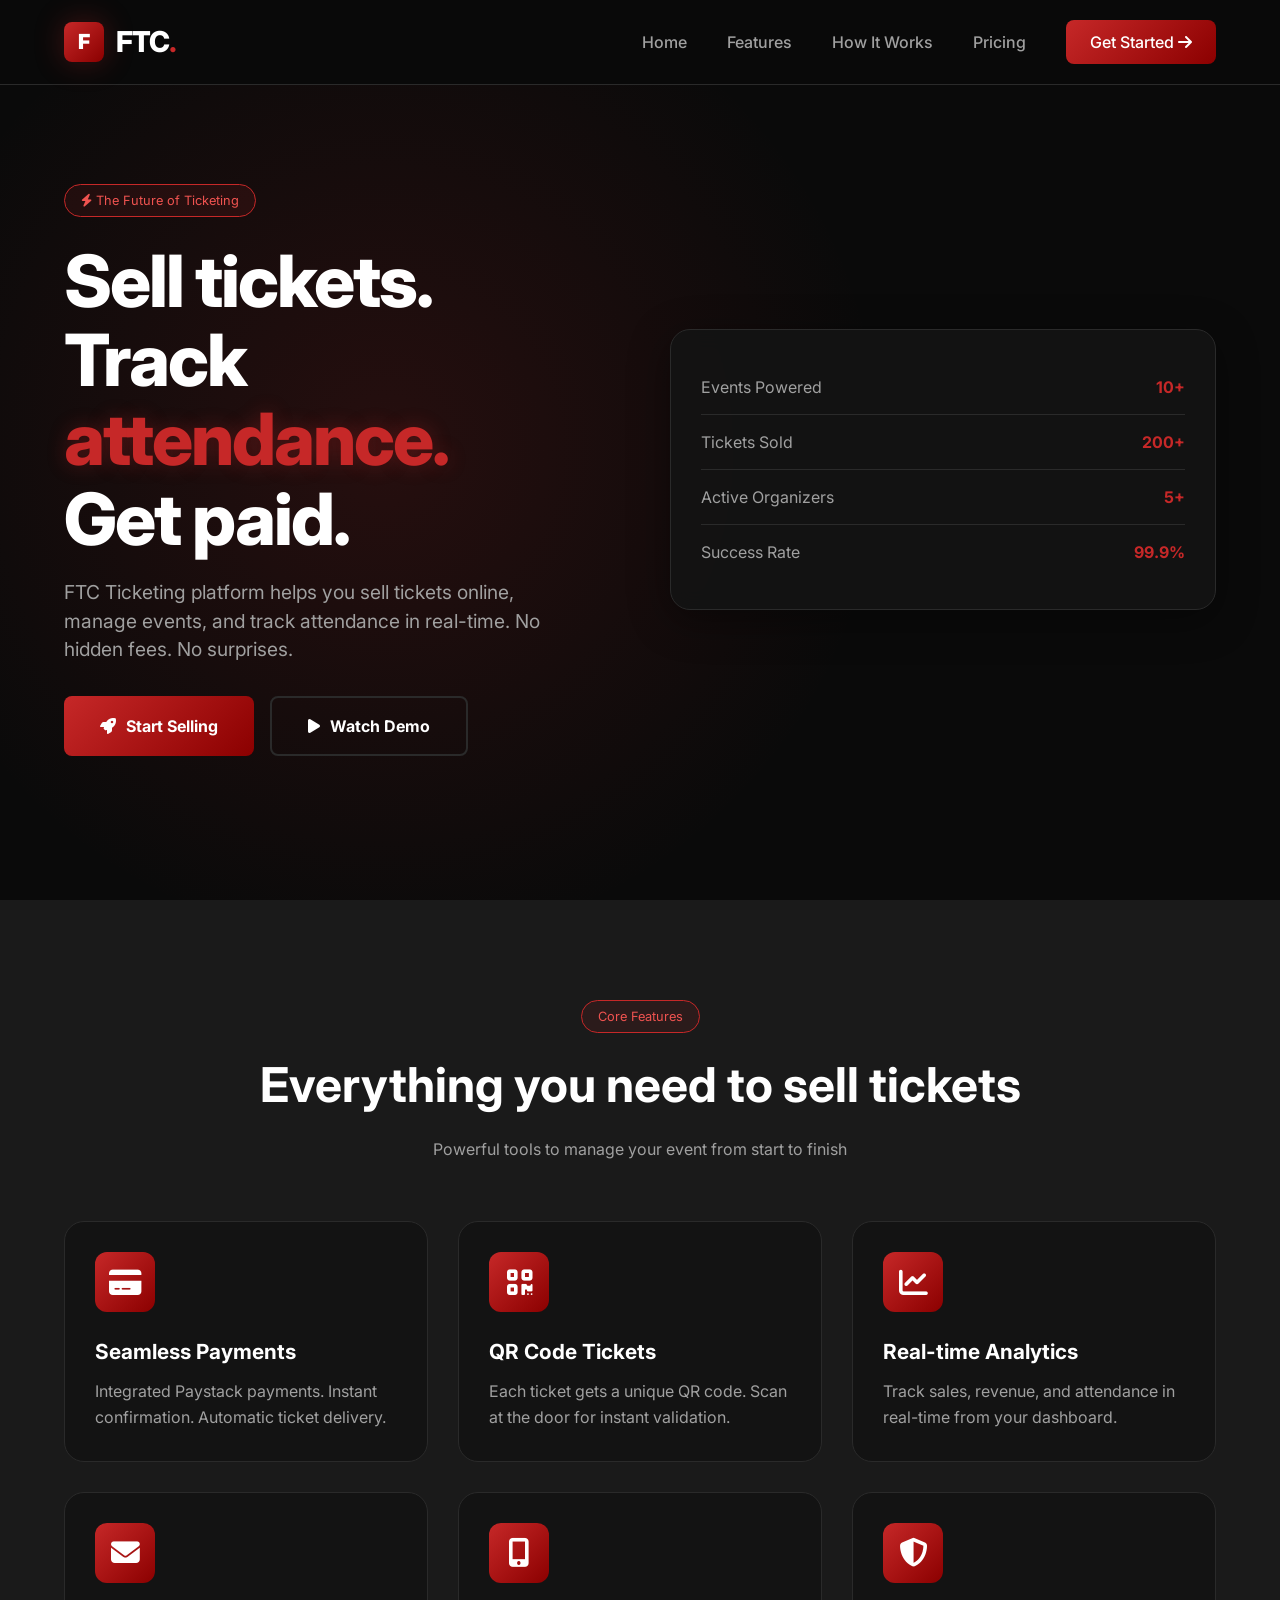
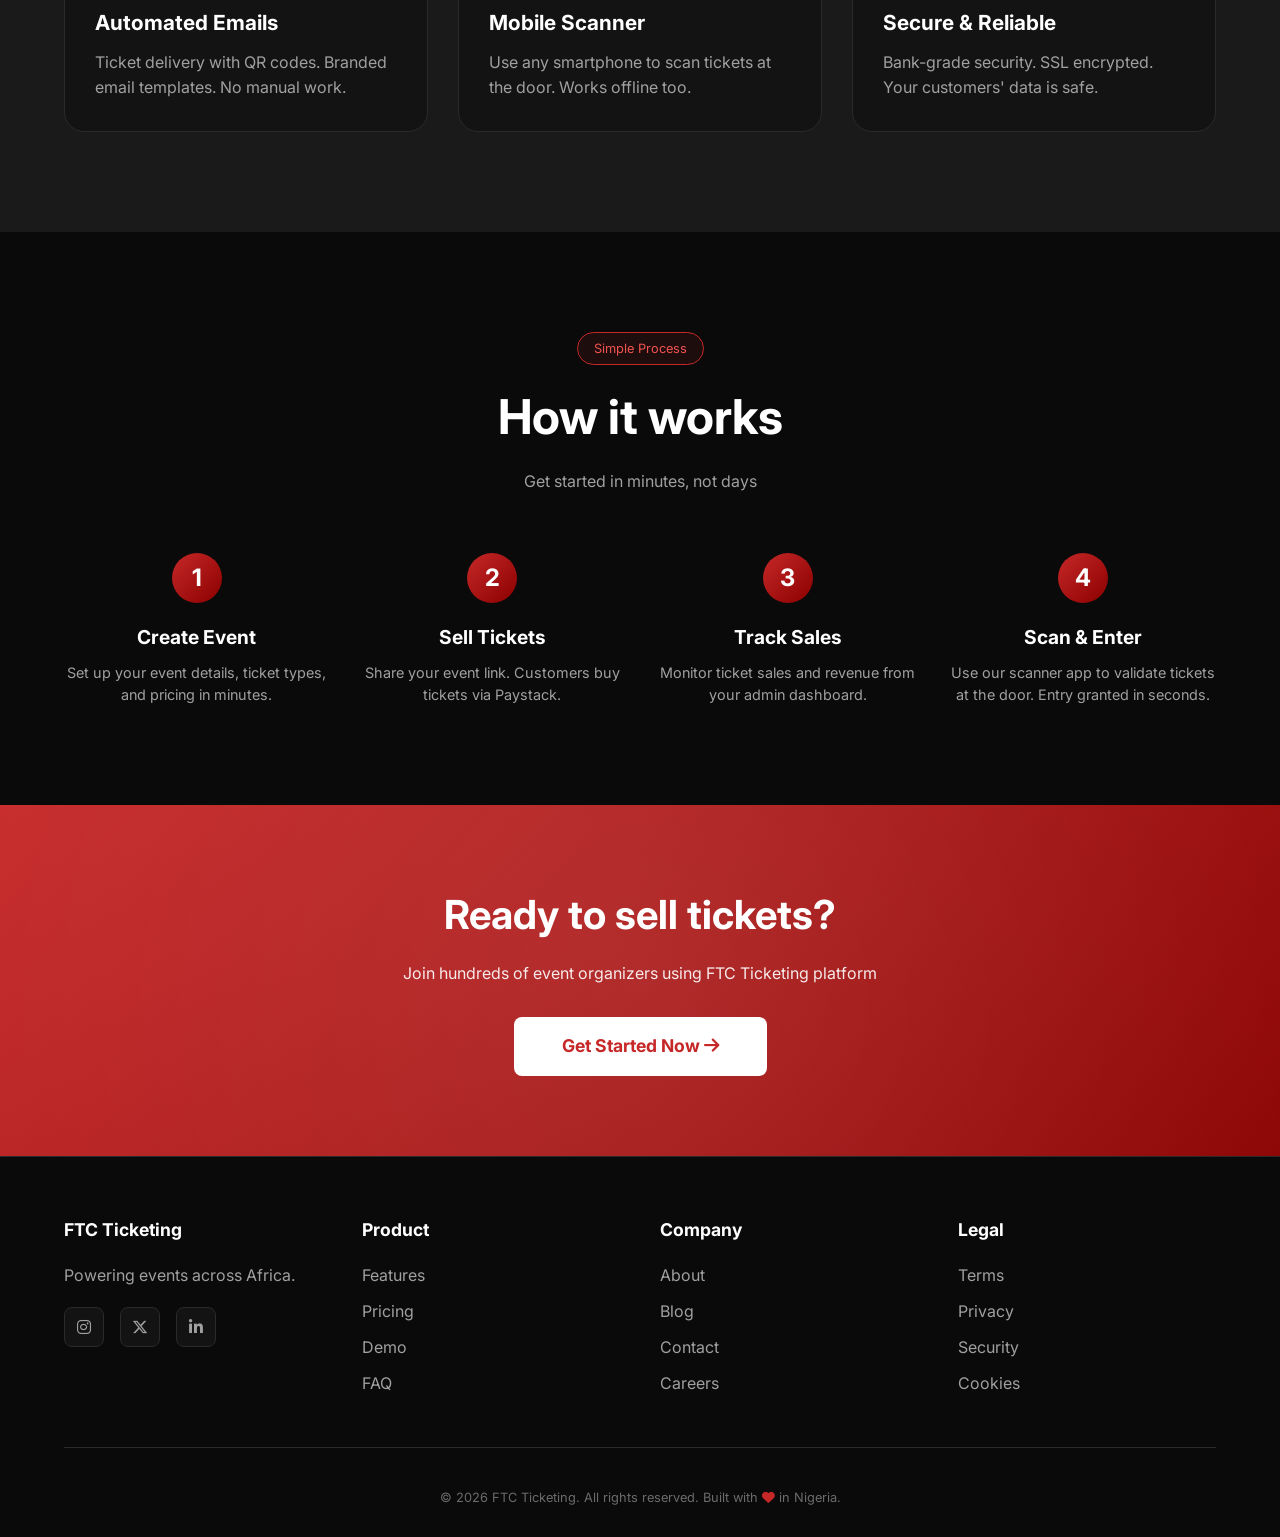
<file: index.html>
<!DOCTYPE html>
<html lang="en">
<head>
    <meta charset="UTF-8">
    <meta name="viewport" content="width=device-width, initial-scale=1.0, maximum-scale=1.0, user-scalable=yes">
    <title>FTC · Ticketing Platform</title>
    
    <!-- SEO Meta Tags -->
    <meta name="description" content="FTC Ticketing - Powerful event ticketing platform. Sell tickets online, manage events, and track attendance in real-time.">
    <meta name="keywords" content="ticketing platform, event tickets, online ticket sales, FTC, event management">
    
    <!-- Open Graph -->
    <meta property="og:title" content="FTC Ticketing Platform">
    <meta property="og:description" content="Sell tickets online with ease. QR codes, Paystack integration, real-time analytics.">
    <meta property="og:image" content="https://ftc-march-madness-frontend.onrender.com/pictures/logo.jpeg">
    <meta property="og:type" content="website">
    
    <!-- Fonts -->
    <link href="https://fonts.googleapis.com/css2?family=Inter:wght@400;500;600;700;800;900&display=swap" rel="stylesheet">
    <link rel="stylesheet" href="https://cdnjs.cloudflare.com/ajax/libs/font-awesome/6.4.0/css/all.min.css">
    
    <style>
        /* ===== RESET & VARIABLES ===== */
        * {
            margin: 0;
            padding: 0;
            box-sizing: border-box;
        }

        :root {
            --primary: #0A0A0A;
            --primary-light: #1A1A1A;
            --accent: #C62828;
            --accent-light: #EF5350;
            --accent-glow: rgba(198, 40, 40, 0.4);
            --gold: #D4AF37;
            --gold-dim: #B8960F;
            --text-primary: #FFFFFF;
            --text-secondary: #A0A0A0;
            --text-muted: #6B6B6B;
            --border: #2A2A2A;
            --card-bg: rgba(20, 20, 20, 0.95);
            --gradient-1: linear-gradient(135deg, #0A0A0A 0%, #1A1A1A 100%);
            --gradient-accent: linear-gradient(135deg, #C62828 0%, #8B0000 100%);
            --shadow-sm: 0 4px 20px rgba(0, 0, 0, 0.3);
            --shadow-md: 0 10px 40px rgba(0, 0, 0, 0.4);
            --shadow-lg: 0 20px 60px rgba(0, 0, 0, 0.5);
            --shadow-accent: 0 0 30px rgba(198, 40, 40, 0.3);
        }

        body {
            font-family: 'Inter', sans-serif;
            background: var(--primary);
            color: var(--text-primary);
            line-height: 1.5;
            overflow-x: hidden;
        }

        /* ===== CUSTOM SCROLLBAR ===== */
        ::-webkit-scrollbar {
            width: 8px;
            height: 8px;
        }

        ::-webkit-scrollbar-track {
            background: var(--primary-light);
        }

        ::-webkit-scrollbar-thumb {
            background: var(--accent);
            border-radius: 4px;
        }

        ::-webkit-scrollbar-thumb:hover {
            background: var(--accent-light);
        }

        /* ===== ANIMATIONS ===== */
        @keyframes fadeInUp {
            from {
                opacity: 0;
                transform: translateY(30px);
            }
            to {
                opacity: 1;
                transform: translateY(0);
            }
        }

        @keyframes fadeIn {
            from { opacity: 0; }
            to { opacity: 1; }
        }

        @keyframes pulse {
            0%, 100% { opacity: 0.5; }
            50% { opacity: 1; }
        }

        @keyframes float {
            0%, 100% { transform: translateY(0); }
            50% { transform: translateY(-10px); }
        }

        @keyframes glow {
            0%, 100% { text-shadow: 0 0 20px rgba(198, 40, 40, 0.3); }
            50% { text-shadow: 0 0 40px rgba(198, 40, 40, 0.6); }
        }

        /* ===== NAVBAR ===== */
        .navbar {
            position: fixed;
            top: 0;
            left: 0;
            right: 0;
            z-index: 1000;
            padding: 20px 5%;
            background: rgba(10, 10, 10, 0.95);
            backdrop-filter: blur(10px);
            border-bottom: 1px solid var(--border);
            transition: all 0.3s ease;
        }

        .navbar.scrolled {
            padding: 12px 5%;
            background: rgba(10, 10, 10, 0.98);
        }

        .nav-container {
            max-width: 1400px;
            margin: 0 auto;
            display: flex;
            justify-content: space-between;
            align-items: center;
        }

        .logo {
            display: flex;
            align-items: center;
            gap: 12px;
        }

        .logo-icon {
            width: 40px;
            height: 40px;
            background: var(--gradient-accent);
            border-radius: 8px;
            display: flex;
            align-items: center;
            justify-content: center;
            font-weight: 900;
            font-size: 1.3rem;
            box-shadow: var(--shadow-accent);
        }

        .logo-text {
            font-size: 1.8rem;
            font-weight: 800;
            letter-spacing: -1px;
        }

        .logo-text span {
            color: var(--accent);
        }

        .nav-links {
            display: flex;
            gap: 40px;
            align-items: center;
        }

        .nav-links a {
            color: var(--text-secondary);
            text-decoration: none;
            font-weight: 500;
            transition: all 0.3s ease;
            position: relative;
        }

        .nav-links a:hover {
            color: var(--text-primary);
        }

        .nav-links a::after {
            content: '';
            position: absolute;
            bottom: -5px;
            left: 0;
            width: 0;
            height: 2px;
            background: var(--accent);
            transition: width 0.3s ease;
        }

        .nav-links a:hover::after {
            width: 100%;
        }

        .btn-nav {
            background: var(--gradient-accent);
            padding: 10px 24px;
            border-radius: 8px;
            color: white !important;
        }

        .btn-nav::after {
            display: none;
        }

        .btn-nav:hover {
            transform: translateY(-2px);
            box-shadow: var(--shadow-accent);
        }

        .mobile-menu {
            display: none;
            font-size: 1.5rem;
            cursor: pointer;
        }

        /* ===== HERO SECTION ===== */
        .hero {
            min-height: 100vh;
            display: flex;
            align-items: center;
            padding: 120px 5% 80px;
            position: relative;
            overflow: hidden;
        }

        .hero-bg {
            position: absolute;
            top: 0;
            left: 0;
            right: 0;
            bottom: 0;
            background: radial-gradient(circle at 30% 50%, rgba(198, 40, 40, 0.15) 0%, transparent 50%);
            pointer-events: none;
        }

        .hero-content {
            max-width: 1400px;
            margin: 0 auto;
            display: grid;
            grid-template-columns: 1fr 1fr;
            gap: 60px;
            align-items: center;
            position: relative;
            z-index: 2;
        }

        .hero-left {
            animation: fadeInUp 0.8s ease;
        }

        .hero-badge {
            display: inline-block;
            padding: 6px 16px;
            background: rgba(198, 40, 40, 0.1);
            border: 1px solid var(--accent);
            border-radius: 40px;
            font-size: 0.8rem;
            color: var(--accent-light);
            margin-bottom: 24px;
        }

        .hero-left h1 {
            font-size: 4.5rem;
            font-weight: 800;
            line-height: 1.1;
            margin-bottom: 20px;
            letter-spacing: -2px;
        }

        .hero-left h1 span {
            color: var(--accent);
            text-shadow: 0 0 20px rgba(198, 40, 40, 0.3);
        }

        .hero-desc {
            font-size: 1.2rem;
            color: var(--text-secondary);
            margin-bottom: 32px;
            max-width: 500px;
        }

        .hero-buttons {
            display: flex;
            gap: 16px;
            flex-wrap: wrap;
        }

        .btn-primary {
            padding: 16px 36px;
            background: var(--gradient-accent);
            border: none;
            border-radius: 8px;
            color: white;
            font-weight: 700;
            font-size: 1rem;
            cursor: pointer;
            transition: all 0.3s ease;
            text-decoration: none;
            display: inline-flex;
            align-items: center;
            gap: 10px;
        }

        .btn-primary:hover {
            transform: translateY(-2px);
            box-shadow: var(--shadow-accent);
        }

        .btn-secondary {
            padding: 16px 36px;
            background: transparent;
            border: 2px solid var(--border);
            border-radius: 8px;
            color: var(--text-primary);
            font-weight: 700;
            font-size: 1rem;
            cursor: pointer;
            transition: all 0.3s ease;
            text-decoration: none;
            display: inline-flex;
            align-items: center;
            gap: 10px;
        }

        .btn-secondary:hover {
            border-color: var(--accent);
            background: rgba(198, 40, 40, 0.1);
        }

        .hero-right {
            position: relative;
            animation: fadeIn 1s ease;
        }

        .stats-card {
            background: var(--card-bg);
            border: 1px solid var(--border);
            border-radius: 20px;
            padding: 30px;
            backdrop-filter: blur(10px);
            box-shadow: var(--shadow-md);
        }

        .stat-item {
            display: flex;
            justify-content: space-between;
            padding: 15px 0;
            border-bottom: 1px solid var(--border);
        }

        .stat-item:last-child {
            border-bottom: none;
        }

        .stat-label {
            color: var(--text-secondary);
        }

        .stat-value {
            font-weight: 700;
            color: var(--accent);
        }

        /* ===== FEATURES SECTION ===== */
        .features {
            padding: 100px 5%;
            background: var(--primary-light);
        }

        .section-header {
            text-align: center;
            margin-bottom: 60px;
        }

        .section-badge {
            display: inline-block;
            padding: 6px 16px;
            background: rgba(198, 40, 40, 0.1);
            border: 1px solid var(--accent);
            border-radius: 40px;
            font-size: 0.8rem;
            color: var(--accent-light);
            margin-bottom: 16px;
        }

        .section-header h2 {
            font-size: 3rem;
            font-weight: 700;
            margin-bottom: 16px;
        }

        .section-header p {
            color: var(--text-secondary);
            max-width: 600px;
            margin: 0 auto;
        }

        .features-grid {
            display: grid;
            grid-template-columns: repeat(auto-fit, minmax(300px, 1fr));
            gap: 30px;
            max-width: 1400px;
            margin: 0 auto;
        }

        .feature-card {
            background: var(--card-bg);
            border: 1px solid var(--border);
            border-radius: 20px;
            padding: 30px;
            transition: all 0.3s ease;
        }

        .feature-card:hover {
            transform: translateY(-5px);
            border-color: var(--accent);
            box-shadow: var(--shadow-accent);
        }

        .feature-icon {
            width: 60px;
            height: 60px;
            background: var(--gradient-accent);
            border-radius: 12px;
            display: flex;
            align-items: center;
            justify-content: center;
            margin-bottom: 24px;
            font-size: 1.8rem;
        }

        .feature-card h3 {
            font-size: 1.3rem;
            margin-bottom: 12px;
        }

        .feature-card p {
            color: var(--text-secondary);
            line-height: 1.6;
        }

        /* ===== HOW IT WORKS ===== */
        .how-it-works {
            padding: 100px 5%;
        }

        .steps-grid {
            display: grid;
            grid-template-columns: repeat(4, 1fr);
            gap: 30px;
            max-width: 1400px;
            margin: 0 auto;
        }

        .step {
            text-align: center;
        }

        .step-number {
            width: 50px;
            height: 50px;
            background: var(--gradient-accent);
            border-radius: 50%;
            display: flex;
            align-items: center;
            justify-content: center;
            font-size: 1.5rem;
            font-weight: 700;
            margin: 0 auto 20px;
        }

        .step h4 {
            font-size: 1.2rem;
            margin-bottom: 10px;
        }

        .step p {
            color: var(--text-secondary);
            font-size: 0.9rem;
        }

        /* ===== CTA SECTION ===== */
        .cta {
            padding: 80px 5%;
            background: var(--gradient-accent);
            text-align: center;
            position: relative;
            overflow: hidden;
        }

        .cta::before {
            content: '';
            position: absolute;
            top: -50%;
            left: -50%;
            width: 200%;
            height: 200%;
            background: radial-gradient(circle, rgba(255,255,255,0.1) 0%, transparent 70%);
            animation: pulse 4s infinite;
        }

        .cta h2 {
            font-size: 2.5rem;
            margin-bottom: 16px;
            position: relative;
            z-index: 1;
        }

        .cta p {
            margin-bottom: 32px;
            opacity: 0.9;
            position: relative;
            z-index: 1;
        }

        .btn-cta {
            padding: 16px 48px;
            background: white;
            color: var(--accent);
            border: none;
            border-radius: 8px;
            font-weight: 700;
            font-size: 1.1rem;
            cursor: pointer;
            transition: all 0.3s ease;
            position: relative;
            z-index: 1;
            text-decoration: none;
            display: inline-block;
        }

        .btn-cta:hover {
            transform: translateY(-2px);
            box-shadow: 0 10px 30px rgba(0,0,0,0.3);
        }

        /* ===== FOOTER ===== */
        .footer {
            padding: 60px 5% 30px;
            border-top: 1px solid var(--border);
        }

        .footer-content {
            display: grid;
            grid-template-columns: repeat(auto-fit, minmax(200px, 1fr));
            gap: 40px;
            max-width: 1400px;
            margin: 0 auto;
        }

        .footer-section h4 {
            margin-bottom: 20px;
            font-size: 1.1rem;
        }

        .footer-section a {
            display: block;
            color: var(--text-secondary);
            text-decoration: none;
            margin-bottom: 12px;
            transition: color 0.3s ease;
        }

        .footer-section a:hover {
            color: var(--accent);
        }

        .social-links {
            display: flex;
            gap: 16px;
            margin-top: 20px;
        }

        .social-links a {
            width: 40px;
            height: 40px;
            background: var(--card-bg);
            border: 1px solid var(--border);
            border-radius: 8px;
            display: flex;
            align-items: center;
            justify-content: center;
            transition: all 0.3s ease;
        }

        .social-links a:hover {
            border-color: var(--accent);
            background: var(--accent);
        }

        .footer-bottom {
            text-align: center;
            padding-top: 40px;
            margin-top: 40px;
            border-top: 1px solid var(--border);
            color: var(--text-muted);
            font-size: 0.8rem;
        }

        /* ===== RESPONSIVE ===== */
        @media (max-width: 968px) {
            .hero-content {
                grid-template-columns: 1fr;
                text-align: center;
            }

            .hero-left h1 {
                font-size: 3rem;
            }

            .hero-desc {
                margin-left: auto;
                margin-right: auto;
            }

            .hero-buttons {
                justify-content: center;
            }

            .nav-links {
                display: none;
                position: absolute;
                top: 100%;
                left: 0;
                right: 0;
                background: var(--primary);
                flex-direction: column;
                padding: 20px;
                border-bottom: 1px solid var(--border);
            }

            .nav-links.active {
                display: flex;
            }

            .mobile-menu {
                display: block;
            }

            .steps-grid {
                grid-template-columns: repeat(2, 1fr);
            }

            .section-header h2 {
                font-size: 2rem;
            }
        }

        @media (max-width: 600px) {
            .steps-grid {
                grid-template-columns: 1fr;
            }

            .hero-left h1 {
                font-size: 2.2rem;
            }

            .btn-primary, .btn-secondary {
                padding: 12px 24px;
            }
        }
    </style>
</head>
<body>

    <!-- ===== NAVBAR ===== -->
    <nav class="navbar" id="navbar">
        <div class="nav-container">
            <div class="logo">
                <div class="logo-icon">F</div>
                <div class="logo-text">FTC<span>.</span></div>
            </div>
            <div class="mobile-menu" id="mobileMenu">
                <i class="fas fa-bars"></i>
            </div>
            <div class="nav-links" id="navLinks">
                <a href="#home">Home</a>
                <a href="#features">Features</a>
                <a href="#how-it-works">How It Works</a>
                <a href="#pricing">Pricing</a>
                <a href="https://ftc-march-madness-frontend.onrender.com/buy.html" class="btn-nav">Get Started <i class="fas fa-arrow-right"></i></a>
            </div>
        </div>
    </nav>

    <!-- ===== HERO SECTION ===== -->
    <section class="hero" id="home">
        <div class="hero-bg"></div>
        <div class="hero-content">
            <div class="hero-left">
                <span class="hero-badge">
                    <i class="fas fa-bolt"></i> The Future of Ticketing
                </span>
                <h1>Sell tickets.<br>Track <span>attendance.</span><br>Get paid.</h1>
                <p class="hero-desc">FTC Ticketing platform helps you sell tickets online, manage events, and track attendance in real-time. No hidden fees. No surprises.</p>
                <div class="hero-buttons">
                    <a href="https://ftc-march-madness-frontend.onrender.com/buy.html" class="btn-primary">
                        <i class="fas fa-rocket"></i> Start Selling
                    </a>
                    <a href="#" class="btn-secondary">
                        <i class="fas fa-play"></i> Watch Demo
                    </a>
                </div>
            </div>
            <div class="hero-right">
                <div class="stats-card">
                    <div class="stat-item">
                        <span class="stat-label">Events Powered</span>
                        <span class="stat-value">10+</span>
                    </div>
                    <div class="stat-item">
                        <span class="stat-label">Tickets Sold</span>
                        <span class="stat-value">200+</span>
                    </div>
                    <div class="stat-item">
                        <span class="stat-label">Active Organizers</span>
                        <span class="stat-value">5+</span>
                    </div>
                    <div class="stat-item">
                        <span class="stat-label">Success Rate</span>
                        <span class="stat-value">99.9%</span>
                    </div>
                </div>
            </div>
        </div>
    </section>

    <!-- ===== FEATURES SECTION ===== -->
    <section class="features" id="features">
        <div class="section-header">
            <span class="section-badge">Core Features</span>
            <h2>Everything you need to sell tickets</h2>
            <p>Powerful tools to manage your event from start to finish</p>
        </div>
        <div class="features-grid">
            <div class="feature-card">
                <div class="feature-icon">
                    <i class="fas fa-credit-card"></i>
                </div>
                <h3>Seamless Payments</h3>
                <p>Integrated Paystack payments. Instant confirmation. Automatic ticket delivery.</p>
            </div>
            <div class="feature-card">
                <div class="feature-icon">
                    <i class="fas fa-qrcode"></i>
                </div>
                <h3>QR Code Tickets</h3>
                <p>Each ticket gets a unique QR code. Scan at the door for instant validation.</p>
            </div>
            <div class="feature-card">
                <div class="feature-icon">
                    <i class="fas fa-chart-line"></i>
                </div>
                <h3>Real-time Analytics</h3>
                <p>Track sales, revenue, and attendance in real-time from your dashboard.</p>
            </div>
            <div class="feature-card">
                <div class="feature-icon">
                    <i class="fas fa-envelope"></i>
                </div>
                <h3>Automated Emails</h3>
                <p>Ticket delivery with QR codes. Branded email templates. No manual work.</p>
            </div>
            <div class="feature-card">
                <div class="feature-icon">
                    <i class="fas fa-mobile-alt"></i>
                </div>
                <h3>Mobile Scanner</h3>
                <p>Use any smartphone to scan tickets at the door. Works offline too.</p>
            </div>
            <div class="feature-card">
                <div class="feature-icon">
                    <i class="fas fa-shield-alt"></i>
                </div>
                <h3>Secure & Reliable</h3>
                <p>Bank-grade security. SSL encrypted. Your customers' data is safe.</p>
            </div>
        </div>
    </section>

    <!-- ===== HOW IT WORKS ===== -->
    <section class="how-it-works" id="how-it-works">
        <div class="section-header">
            <span class="section-badge">Simple Process</span>
            <h2>How it works</h2>
            <p>Get started in minutes, not days</p>
        </div>
        <div class="steps-grid">
            <div class="step">
                <div class="step-number">1</div>
                <h4>Create Event</h4>
                <p>Set up your event details, ticket types, and pricing in minutes.</p>
            </div>
            <div class="step">
                <div class="step-number">2</div>
                <h4>Sell Tickets</h4>
                <p>Share your event link. Customers buy tickets via Paystack.</p>
            </div>
            <div class="step">
                <div class="step-number">3</div>
                <h4>Track Sales</h4>
                <p>Monitor ticket sales and revenue from your admin dashboard.</p>
            </div>
            <div class="step">
                <div class="step-number">4</div>
                <h4>Scan & Enter</h4>
                <p>Use our scanner app to validate tickets at the door. Entry granted in seconds.</p>
            </div>
        </div>
    </section>

    <!-- ===== CTA SECTION ===== -->
    <section class="cta" id="pricing">
        <h2>Ready to sell tickets?</h2>
        <p>Join hundreds of event organizers using FTC Ticketing platform</p>
        <a href="https://ftc-march-madness-frontend.onrender.com/buy.html" class="btn-cta">
            Get Started Now <i class="fas fa-arrow-right"></i>
        </a>
    </section>

    <!-- ===== FOOTER ===== -->
    <footer class="footer">
        <div class="footer-content">
            <div class="footer-section">
                <h4>FTC Ticketing</h4>
                <p style="color: var(--text-secondary); margin-top: 10px;">Powering events across Africa.</p>
                <div class="social-links">
                    <a href="#"><i class="fab fa-instagram"></i></a>
                    <a href="#"><i class="fab fa-x-twitter"></i></a>
                    <a href="#"><i class="fab fa-linkedin-in"></i></a>
                </div>
            </div>
            <div class="footer-section">
                <h4>Product</h4>
                <a href="#">Features</a>
                <a href="#">Pricing</a>
                <a href="#">Demo</a>
                <a href="#">FAQ</a>
            </div>
            <div class="footer-section">
                <h4>Company</h4>
                <a href="#">About</a>
                <a href="#">Blog</a>
                <a href="#">Contact</a>
                <a href="#">Careers</a>
            </div>
            <div class="footer-section">
                <h4>Legal</h4>
                <a href="#">Terms</a>
                <a href="#">Privacy</a>
                <a href="#">Security</a>
                <a href="#">Cookies</a>
            </div>
        </div>
        <div class="footer-bottom">
            <p>&copy; 2026 FTC Ticketing. All rights reserved. Built with <i class="fas fa-heart" style="color: var(--accent);"></i> in Nigeria.</p>
        </div>
    </footer>

    <!-- ===== JAVASCRIPT ===== -->
    <script>
        // Navbar scroll effect
        window.addEventListener('scroll', function() {
            const navbar = document.getElementById('navbar');
            if (window.scrollY > 50) {
                navbar.classList.add('scrolled');
            } else {
                navbar.classList.remove('scrolled');
            }
        });

        // Mobile menu toggle
        const mobileMenu = document.getElementById('mobileMenu');
        const navLinks = document.getElementById('navLinks');

        mobileMenu.addEventListener('click', function() {
            navLinks.classList.toggle('active');
            const icon = mobileMenu.querySelector('i');
            icon.classList.toggle('fa-bars');
            icon.classList.toggle('fa-times');
        });

        // Close menu when clicking a link
        document.querySelectorAll('.nav-links a').forEach(link => {
            link.addEventListener('click', () => {
                navLinks.classList.remove('active');
                const icon = mobileMenu.querySelector('i');
                icon.classList.add('fa-bars');
                icon.classList.remove('fa-times');
            });
        });

        // Smooth scroll for anchor links
        document.querySelectorAll('a[href^="#"]').forEach(anchor => {
            anchor.addEventListener('click', function(e) {
                const target = document.querySelector(this.getAttribute('href'));
                if (target) {
                    e.preventDefault();
                    target.scrollIntoView({ behavior: 'smooth' });
                }
            });
        });

        // Animate stats on scroll
        const statsObserver = new IntersectionObserver((entries) => {
            entries.forEach(entry => {
                if (entry.isIntersecting) {
                    entry.target.style.animation = 'fadeInUp 0.8s ease';
                }
            });
        });

        document.querySelectorAll('.stat-item').forEach(item => {
            statsObserver.observe(item);
        });
    </script>
</body>
</html>
</file>
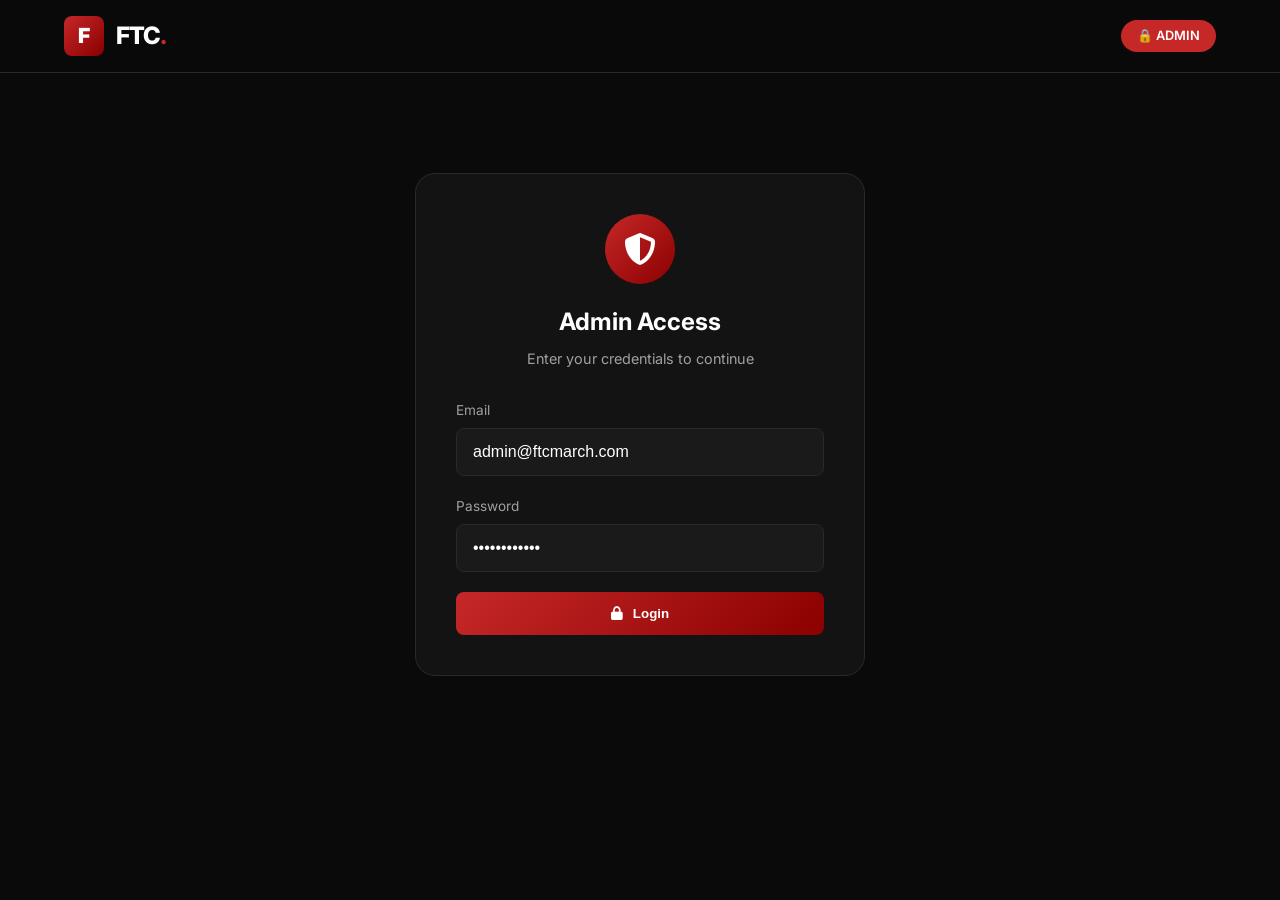
<file: admin-dashboard.html>
<!DOCTYPE html>
<html lang="en">
<head>
    <meta charset="UTF-8">
    <meta name="viewport" content="width=device-width, initial-scale=1.0, maximum-scale=1.0, user-scalable=yes">
    <title>FTC Admin · Dashboard</title>
    <link href="https://fonts.googleapis.com/css2?family=Inter:wght@400;500;600;700;800;900&display=swap" rel="stylesheet">
    <link rel="stylesheet" href="https://cdnjs.cloudflare.com/ajax/libs/font-awesome/6.4.0/css/all.min.css">
    <style>
        * {
            margin: 0;
            padding: 0;
            box-sizing: border-box;
        }

        :root {
            --primary: #0A0A0A;
            --primary-light: #1A1A1A;
            --accent: #C62828;
            --accent-light: #EF5350;
            --accent-glow: rgba(198, 40, 40, 0.4);
            --success: #00C853;
            --warning: #FF9800;
            --info: #2196F3;
            --text-primary: #FFFFFF;
            --text-secondary: #A0A0A0;
            --text-muted: #6B6B6B;
            --border: #2A2A2A;
            --card-bg: rgba(20, 20, 20, 0.95);
            --gradient-accent: linear-gradient(135deg, #C62828 0%, #8B0000 100%);
            --shadow-sm: 0 4px 20px rgba(0, 0, 0, 0.3);
            --shadow-md: 0 10px 40px rgba(0, 0, 0, 0.4);
            --shadow-accent: 0 0 30px rgba(198, 40, 40, 0.3);
        }

        body {
            font-family: 'Inter', sans-serif;
            background: var(--primary);
            color: var(--text-primary);
            line-height: 1.5;
            min-height: 100vh;
        }

        ::-webkit-scrollbar { width: 8px; }
        ::-webkit-scrollbar-track { background: var(--primary-light); }
        ::-webkit-scrollbar-thumb { background: var(--accent); border-radius: 4px; }

        @keyframes fadeInUp {
            from { opacity: 0; transform: translateY(20px); }
            to { opacity: 1; transform: translateY(0); }
        }
        @keyframes spin {
            0% { transform: rotate(0deg); }
            100% { transform: rotate(360deg); }
        }
        @keyframes pulse {
            0%, 100% { opacity: 0.5; }
            50% { opacity: 1; }
        }

        /* Navbar */
        .navbar {
            padding: 16px 5%;
            background: rgba(10, 10, 10, 0.95);
            backdrop-filter: blur(10px);
            border-bottom: 1px solid var(--border);
            position: sticky;
            top: 0;
            z-index: 100;
        }
        .nav-container {
            max-width: 1400px;
            margin: 0 auto;
            display: flex;
            justify-content: space-between;
            align-items: center;
        }
        .logo {
            display: flex;
            align-items: center;
            gap: 12px;
            text-decoration: none;
        }
        .logo-icon {
            width: 40px;
            height: 40px;
            background: var(--gradient-accent);
            border-radius: 8px;
            display: flex;
            align-items: center;
            justify-content: center;
            font-weight: 900;
            font-size: 1.3rem;
            color: white;
        }
        .logo-text {
            font-size: 1.5rem;
            font-weight: 800;
            color: white;
            letter-spacing: -1px;
        }
        .logo-text span { color: var(--accent); }
        .admin-badge {
            background: var(--accent);
            padding: 6px 16px;
            border-radius: 20px;
            font-size: 0.8rem;
            font-weight: 600;
        }

        /* Login Section */
        .login-container {
            max-width: 450px;
            margin: 100px auto;
            padding: 40px;
            background: var(--card-bg);
            border: 1px solid var(--border);
            border-radius: 20px;
            text-align: center;
        }
        .login-icon {
            width: 70px;
            height: 70px;
            background: var(--gradient-accent);
            border-radius: 50%;
            display: flex;
            align-items: center;
            justify-content: center;
            margin: 0 auto 20px;
        }
        .login-icon i { font-size: 2rem; }
        .login-title { font-size: 1.5rem; font-weight: 700; margin-bottom: 8px; }
        .login-subtitle { color: var(--text-secondary); font-size: 0.9rem; margin-bottom: 30px; }
        .input-group { margin-bottom: 20px; text-align: left; }
        .input-group label { display: block; margin-bottom: 8px; font-size: 0.85rem; color: var(--text-secondary); }
        .input-group input {
            width: 100%;
            padding: 14px 16px;
            background: var(--primary-light);
            border: 1px solid var(--border);
            border-radius: 8px;
            color: var(--text-primary);
            font-size: 1rem;
            transition: all 0.3s ease;
        }
        .input-group input:focus {
            outline: none;
            border-color: var(--accent);
            box-shadow: 0 0 0 2px var(--accent-glow);
        }
        .login-btn {
            width: 100%;
            padding: 14px;
            background: var(--gradient-accent);
            border: none;
            border-radius: 8px;
            color: white;
            font-weight: 600;
            cursor: pointer;
            display: flex;
            align-items: center;
            justify-content: center;
            gap: 10px;
        }
        .login-btn:hover { transform: translateY(-2px); box-shadow: var(--shadow-accent); }

        /* Dashboard Content */
        .dashboard-container {
            max-width: 1400px;
            margin: 0 auto;
            padding: 30px 5%;
        }
        .hidden { display: none; }

        /* Stats Grid */
        .stats-grid {
            display: grid;
            grid-template-columns: repeat(auto-fit, minmax(220px, 1fr));
            gap: 20px;
            margin-bottom: 40px;
            animation: fadeInUp 0.5s ease backwards;
        }
        .stat-card {
            background: var(--card-bg);
            border: 1px solid var(--border);
            border-radius: 16px;
            padding: 24px;
            transition: all 0.3s ease;
        }
        .stat-card:hover { border-color: var(--accent); transform: translateY(-2px); }
        .stat-header { display: flex; justify-content: space-between; align-items: center; margin-bottom: 16px; }
        .stat-header i { font-size: 1.8rem; color: var(--accent); }
        .stat-value { font-size: 2.5rem; font-weight: 800; margin-bottom: 4px; }
        .stat-label { color: var(--text-secondary); font-size: 0.85rem; }

        /* Ticket Management */
        .section-header {
            display: flex;
            justify-content: space-between;
            align-items: center;
            margin-bottom: 24px;
            flex-wrap: wrap;
            gap: 16px;
        }
        .section-title {
            font-size: 1.5rem;
            font-weight: 700;
            display: flex;
            align-items: center;
            gap: 10px;
        }
        .refresh-btn {
            background: var(--primary-light);
            border: 1px solid var(--border);
            border-radius: 8px;
            padding: 10px 20px;
            color: var(--text-secondary);
            cursor: pointer;
            transition: all 0.3s ease;
        }
        .refresh-btn:hover { border-color: var(--accent); color: var(--accent); }

        .ticket-grid {
            display: grid;
            grid-template-columns: repeat(auto-fit, minmax(320px, 1fr));
            gap: 20px;
            margin-bottom: 40px;
            animation: fadeInUp 0.5s ease 0.1s backwards;
        }
        .ticket-card {
            background: var(--card-bg);
            border: 1px solid var(--border);
            border-radius: 16px;
            padding: 20px;
            transition: all 0.3s ease;
        }
        .ticket-card.active { border-color: var(--accent); box-shadow: var(--shadow-accent); }
        .ticket-card.sold-out { opacity: 0.6; }
        .ticket-header {
            display: flex;
            justify-content: space-between;
            align-items: center;
            margin-bottom: 16px;
            padding-bottom: 12px;
            border-bottom: 1px solid var(--border);
        }
        .ticket-name { font-size: 1.3rem; font-weight: 700; color: var(--accent); }
        .status-badge {
            padding: 4px 12px;
            border-radius: 20px;
            font-size: 0.7rem;
            font-weight: 600;
        }
        .status-badge.active { background: var(--success); color: white; }
        .status-badge.sold-out { background: var(--accent); color: white; }
        .ticket-details { margin: 16px 0; }
        .detail-row {
            display: flex;
            justify-content: space-between;
            margin: 8px 0;
            font-size: 0.9rem;
        }
        .detail-label { color: var(--text-secondary); }
        .detail-value { font-weight: 600; }
        .input-group-card {
            display: flex;
            gap: 10px;
            margin: 16px 0;
        }
        .input-group-card input {
            flex: 1;
            padding: 10px;
            background: var(--primary-light);
            border: 1px solid var(--border);
            border-radius: 8px;
            color: var(--text-primary);
        }
        .btn-card {
            padding: 10px 16px;
            background: var(--primary-light);
            border: 1px solid var(--border);
            border-radius: 8px;
            color: var(--text-secondary);
            cursor: pointer;
            transition: all 0.3s ease;
        }
        .btn-card:hover { border-color: var(--accent); color: var(--accent); }
        .action-btns {
            display: flex;
            gap: 8px;
            flex-wrap: wrap;
            margin-top: 16px;
        }
        .btn-small {
            flex: 1;
            padding: 8px;
            font-size: 0.8rem;
            border-radius: 6px;
            cursor: pointer;
            transition: all 0.3s ease;
            text-align: center;
        }
        .btn-restock { background: var(--success); border: none; color: white; }
        .btn-soldout { background: var(--warning); border: none; color: white; }
        .btn-delete { background: var(--accent); border: none; color: white; }

        /* Add Ticket Form */
        .add-ticket-form {
            background: var(--card-bg);
            border: 1px solid var(--border);
            border-radius: 16px;
            padding: 24px;
            margin-top: 20px;
            animation: fadeInUp 0.5s ease 0.2s backwards;
        }
        .form-grid {
            display: grid;
            grid-template-columns: repeat(auto-fit, minmax(200px, 1fr));
            gap: 16px;
            margin-bottom: 20px;
        }
        .form-group label { display: block; margin-bottom: 6px; font-size: 0.85rem; color: var(--text-secondary); }
        .form-group input {
            width: 100%;
            padding: 12px;
            background: var(--primary-light);
            border: 1px solid var(--border);
            border-radius: 8px;
            color: var(--text-primary);
        }
        .add-btn {
            width: 100%;
            padding: 14px;
            background: var(--gradient-accent);
            border: none;
            border-radius: 8px;
            color: white;
            font-weight: 600;
            cursor: pointer;
            display: flex;
            align-items: center;
            justify-content: center;
            gap: 10px;
        }

        /* Activity Log */
        .activity-log {
            background: var(--card-bg);
            border: 1px solid var(--border);
            border-radius: 16px;
            padding: 20px;
            margin-top: 30px;
        }
        .log-header {
            display: flex;
            justify-content: space-between;
            align-items: center;
            margin-bottom: 16px;
            padding-bottom: 12px;
            border-bottom: 1px solid var(--border);
        }
        .log-entry {
            padding: 10px 0;
            border-bottom: 1px solid var(--border);
            font-size: 0.85rem;
            color: var(--text-secondary);
        }
        .log-entry strong { color: var(--accent); }

        /* Loading */
        .spinner {
            width: 40px;
            height: 40px;
            border: 3px solid var(--border);
            border-top-color: var(--accent);
            border-radius: 50%;
            animation: spin 0.8s linear infinite;
            margin: 40px auto;
        }

        @media (max-width: 768px) {
            .stats-grid { grid-template-columns: repeat(2, 1fr); }
            .ticket-grid { grid-template-columns: 1fr; }
            .form-grid { grid-template-columns: 1fr; }
        }
        @media (max-width: 500px) {
            .stats-grid { grid-template-columns: 1fr; }
        }
    </style>
</head>
<body>

    <nav class="navbar">
        <div class="nav-container">
            <a href="index.html" class="logo">
                <div class="logo-icon">F</div>
                <div class="logo-text">FTC<span>.</span></div>
            </a>
            <div class="admin-badge" id="loginStatus">🔒 ADMIN</div>
        </div>
    </nav>

    <!-- Login Section -->
    <div id="loginSection" class="login-container">
        <div class="login-icon"><i class="fas fa-shield-alt"></i></div>
        <h2 class="login-title">Admin Access</h2>
        <p class="login-subtitle">Enter your credentials to continue</p>
        <div class="input-group"><label>Email</label><input type="email" id="loginEmail" value="admin@ftcmarch.com"></div>
        <div class="input-group"><label>Password</label><input type="password" id="loginPassword" value="ftc2026march"></div>
        <button class="login-btn" onclick="login()"><i class="fas fa-lock"></i> Login</button>
    </div>

    <!-- Dashboard Content -->
    <div id="dashboardContent" class="dashboard-container hidden">
        <div class="stats-grid" id="statsGrid">
            <div class="stat-card"><div class="stat-header"><i class="fas fa-chart-line"></i></div><div class="stat-value" id="totalRevenue">₦0</div><div class="stat-label">Total Revenue</div></div>
            <div class="stat-card"><div class="stat-header"><i class="fas fa-ticket-alt"></i></div><div class="stat-value" id="totalTickets">0</div><div class="stat-label">Tickets Sold</div></div>
            <div class="stat-card"><div class="stat-header"><i class="fas fa-qrcode"></i></div><div class="stat-value" id="totalScanned">0</div><div class="stat-label">Scanned In</div></div>
            <div class="stat-card"><div class="stat-header"><i class="fas fa-tags"></i></div><div class="stat-value" id="activeTypes">0</div><div class="stat-label">Active Types</div></div>
        </div>

        <div class="section-header"><h2 class="section-title"><i class="fas fa-ticket-alt"></i> Manage Tickets</h2><button class="refresh-btn" onclick="loadDashboard()"><i class="fas fa-sync-alt"></i> Refresh</button></div>
        <div class="ticket-grid" id="ticketGrid"><div class="spinner"></div></div>

        <div class="add-ticket-form"><h3 style="margin-bottom: 20px;"><i class="fas fa-plus-circle"></i> Add New Ticket Type</h3>
            <div class="form-grid"><div class="form-group"><label>Ticket Name</label><input type="text" id="newName" placeholder="e.g., VIP"></div>
            <div class="form-group"><label>Price (₦)</label><input type="number" id="newPrice" placeholder="9000"></div>
            <div class="form-group"><label>Total Limit</label><input type="number" id="newLimit" placeholder="50"></div>
            <div class="form-group"><label>Description</label><input type="text" id="newDescription" placeholder="Optional"></div></div>
            <button class="add-btn" onclick="addTicketType()"><i class="fas fa-plus-circle"></i> Add Ticket Type</button>
        </div>

        <div class="activity-log"><div class="log-header"><h3><i class="fas fa-history"></i> Recent Activity</h3><button class="refresh-btn" onclick="clearLog()">Clear</button></div><div id="activityLog"><div class="log-entry">Ready to manage events</div></div></div>
    </div>

    <script>
        let token = null, refreshInterval = null, activityLog = JSON.parse(localStorage.getItem('adminLog') || '[]');

        async function login() {
            const email = document.getElementById('loginEmail').value, password = document.getElementById('loginPassword').value;
            try {
                const response = await fetch('https://ftc-march-madness-backend-1.onrender.com/api/admin/login', {
                    method: 'POST', headers: { 'Content-Type': 'application/json' },
                    body: JSON.stringify({ email, password })
                });
                const data = await response.json();
                if (data.success) {
                    token = data.token;
                    document.getElementById('loginSection').classList.add('hidden');
                    document.getElementById('dashboardContent').classList.remove('hidden');
                    document.getElementById('loginStatus').innerHTML = '<i class="fas fa-unlock-alt"></i> ADMIN';
                    logActivity('✅ Admin logged in');
                    loadDashboard();
                    refreshInterval = setInterval(() => { loadDashboard(); }, 30000);
                } else alert('Login failed: ' + data.message);
            } catch (error) { alert('Login error: ' + error.message); }
        }

        async function loadDashboard() { await Promise.all([loadStats(), loadTickets()]); }
        async function loadStats() {
            try {
                const response = await fetch('https://ftc-march-madness-backend-1.onrender.com/api/admin/stats', { headers: { 'x-auth-token': token } });
                const data = await response.json();
                if (data.success) {
                    document.getElementById('totalRevenue').innerHTML = `₦${data.stats.sales.totalRevenue.toLocaleString()}`;
                    document.getElementById('totalTickets').innerHTML = data.stats.tickets.total;
                    document.getElementById('totalScanned').innerHTML = data.stats.tickets.scanned;
                    document.getElementById('activeTypes').innerHTML = Object.keys(data.stats.tickets.byType).length;
                }
            } catch (error) { console.error('Stats error:', error); }
        }

        async function loadTickets() {
            try {
                const response = await fetch('https://ftc-march-madness-backend-1.onrender.com/api/tickets/types');
                const data = await response.json();
                if (data.success) displayTickets(data.data);
            } catch (error) { console.error('Ticket load error:', error); }
        }

        function displayTickets(tickets) {
            const grid = document.getElementById('ticketGrid');
            grid.innerHTML = tickets.map(ticket => `<div class="ticket-card ${ticket.available > 0 ? 'active' : 'sold-out'}">
                <div class="ticket-header"><span class="ticket-name">${ticket.name}</span><span class="status-badge ${ticket.available > 0 ? 'active' : 'sold-out'}">${ticket.available > 0 ? 'ACTIVE' : 'SOLD OUT'}</span></div>
                <div class="ticket-details"><div class="detail-row"><span class="detail-label">Price:</span><span class="detail-value">₦${ticket.price.toLocaleString()} + ₦300 fee</span></div>
                <div class="detail-row"><span class="detail-label">Available:</span><span class="detail-value">${ticket.available} of ${ticket.limit}</span></div>
                <div class="detail-row"><span class="detail-label">Sold:</span><span class="detail-value">${ticket.sold}</span></div></div>
                <div class="input-group-card"><input type="number" id="limit-${ticket.name.replace(/\s/g, '')}" placeholder="New limit" value="${ticket.limit}"><button class="btn-card" onclick="updateLimit('${ticket.name}')">SET</button></div>
                <div class="action-btns"><button class="btn-small btn-restock" onclick="restockTicket('${ticket.name}')">RESTOCK</button><button class="btn-small btn-soldout" onclick="soldOutTicket('${ticket.name}')">SOLD OUT</button><button class="btn-small btn-delete" onclick="deleteTicket('${ticket.name}')">DELETE</button></div>
            </div>`).join('');
        }

        async function updateLimit(ticketName) {
            const newLimit = document.getElementById(`limit-${ticketName.replace(/\s/g, '')}`).value;
            try {
                const response = await fetch(`https://ftc-march-madness-backend-1.onrender.com/api/admin/restock/${encodeURIComponent(ticketName)}`, {
                    method: 'POST', headers: { 'x-auth-token': token, 'Content-Type': 'application/json' }, body: JSON.stringify({ newLimit: parseInt(newLimit) })
                });
                const data = await response.json();
                if (data.success) { logActivity(`✅ Updated ${ticketName} limit to ${newLimit}`); loadDashboard(); }
                else alert('Update failed: ' + data.message);
            } catch (error) { alert('Error: ' + error.message); }
        }

        async function restockTicket(ticketName) {
            try {
                const response = await fetch(`https://ftc-march-madness-backend-1.onrender.com/api/ticket-types/restock/${encodeURIComponent(ticketName)}`, {
                    method: 'POST', headers: { 'x-auth-token': token, 'Content-Type': 'application/json' }, body: JSON.stringify({})
                });
                const data = await response.json();
                if (data.success) { logActivity(`🔄 Restocked ${ticketName}`); loadDashboard(); }
                else alert('Restock failed: ' + data.message);
            } catch (error) { alert('Error: ' + error.message); }
        }

        async function soldOutTicket(ticketName) {
            if (!confirm(`Mark ${ticketName} as SOLD OUT?`)) return;
            try {
                const response = await fetch(`https://ftc-march-madness-backend-1.onrender.com/api/ticket-types/soldout/${encodeURIComponent(ticketName)}`, {
                    method: 'POST', headers: { 'x-auth-token': token, 'Content-Type': 'application/json' }
                });
                const data = await response.json();
                if (data.success) { logActivity(`❌ Marked ${ticketName} as SOLD OUT`); loadDashboard(); alert(`✅ ${ticketName} is now SOLD OUT`); }
                else alert('Failed: ' + data.message);
            } catch (error) { alert('Error: ' + error.message); }
        }

        async function deleteTicket(ticketName) {
            if (!confirm(`⚠️ DELETE ${ticketName}? Cannot undo!`)) return;
            try {
                const response = await fetch(`https://ftc-march-madness-backend-1.onrender.com/api/ticket-types/delete/${encodeURIComponent(ticketName)}`, {
                    method: 'DELETE', headers: { 'x-auth-token': token, 'Content-Type': 'application/json' }
                });
                const data = await response.json();
                if (data.success) { logActivity(`🗑️ Deleted ${ticketName}`); loadDashboard(); alert(`✅ ${ticketName} deleted`); }
                else alert('Delete failed: ' + data.message);
            } catch (error) { alert('Error: ' + error.message); }
        }

        async function addTicketType() {
            const name = document.getElementById('newName').value.trim(), price = document.getElementById('newPrice').value, limit = document.getElementById('newLimit').value, desc = document.getElementById('newDescription').value;
            if (!name || !price || !limit) { alert('Fill all required fields'); return; }
            try {
                const response = await fetch('https://ftc-march-madness-backend-1.onrender.com/api/ticket-types/add', {
                    method: 'POST', headers: { 'x-auth-token': token, 'Content-Type': 'application/json' },
                    body: JSON.stringify({ name, price: parseInt(price), limit: parseInt(limit), description: desc })
                });
                const data = await response.json();
                if (data.success) { logActivity(`➕ Added new ticket: ${name}`); document.getElementById('newName').value = ''; document.getElementById('newPrice').value = ''; document.getElementById('newLimit').value = ''; document.getElementById('newDescription').value = ''; loadDashboard(); }
                else alert('Add failed: ' + data.message);
            } catch (error) { alert('Error: ' + error.message); }
        }

        function logActivity(msg) { const ts = new Date().toLocaleTimeString(); activityLog.unshift(`[${ts}] ${msg}`); if (activityLog.length > 10) activityLog.pop(); localStorage.setItem('adminLog', JSON.stringify(activityLog)); displayLog(); }
        function displayLog() { document.getElementById('activityLog').innerHTML = activityLog.map(msg => `<div class="log-entry">${msg}</div>`).join(''); }
        function clearLog() { activityLog = []; localStorage.removeItem('adminLog'); displayLog(); }
        displayLog();
    </script>
</body>
</html>
</file>
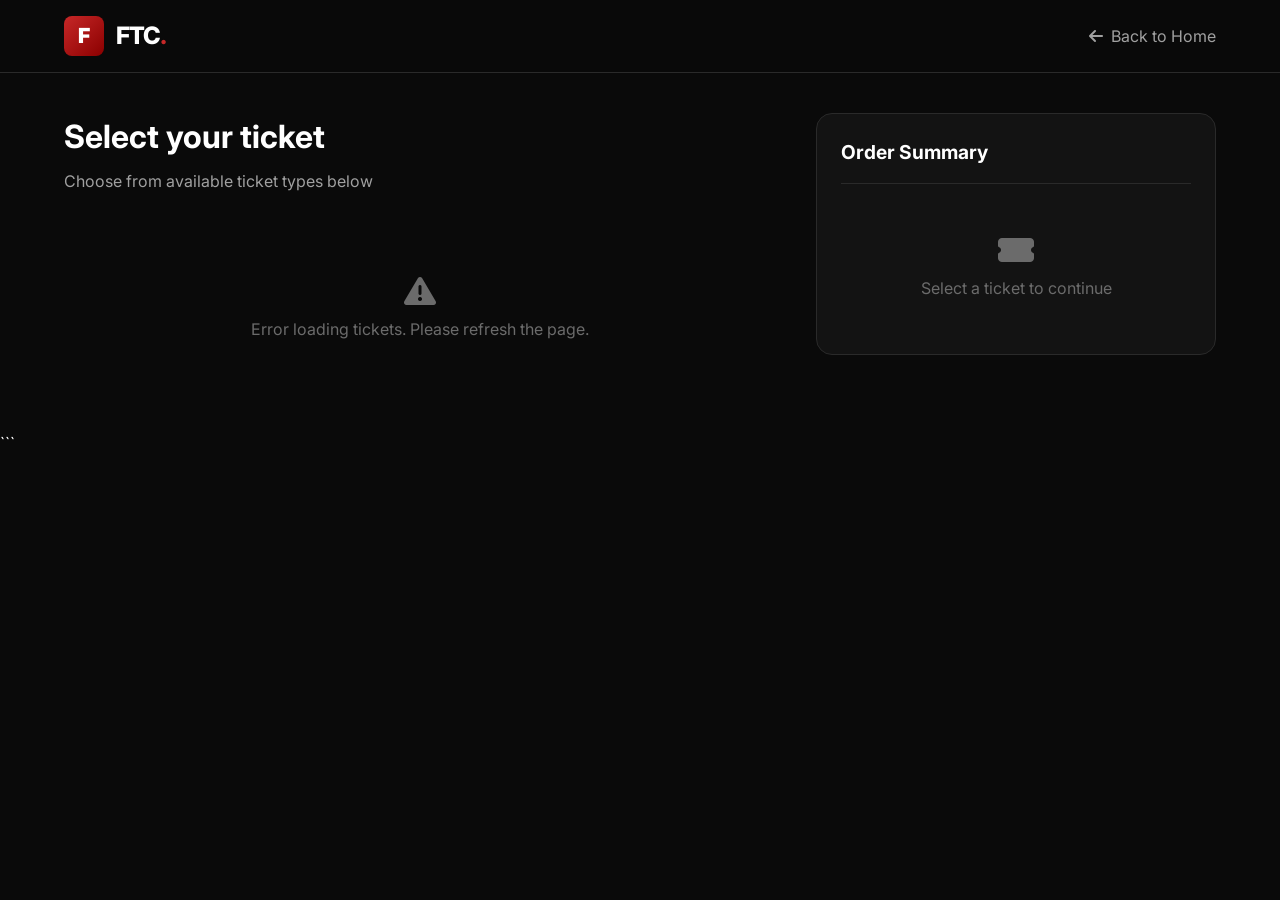
<file: buy.html>
<!DOCTYPE html>
<html lang="en">
<head>
    <meta charset="UTF-8">
    <meta name="viewport" content="width=device-width, initial-scale=1.0, maximum-scale=1.0, user-scalable=yes">
    <title>FTC Ticketing · Checkout</title>
    
    <!-- Fonts -->
    <link href="https://fonts.googleapis.com/css2?family=Inter:wght@400;500;600;700;800;900&display=swap" rel="stylesheet">
    <link rel="stylesheet" href="https://cdnjs.cloudflare.com/ajax/libs/font-awesome/6.4.0/css/all.min.css">
    
    <style>
        * {
            margin: 0;
            padding: 0;
            box-sizing: border-box;
        }

        :root {
            --primary: #0A0A0A;
            --primary-light: #1A1A1A;
            --accent: #C62828;
            --accent-light: #EF5350;
            --accent-glow: rgba(198, 40, 40, 0.4);
            --gold: #D4AF37;
            --text-primary: #FFFFFF;
            --text-secondary: #A0A0A0;
            --text-muted: #6B6B6B;
            --border: #2A2A2A;
            --card-bg: rgba(20, 20, 20, 0.95);
            --gradient-accent: linear-gradient(135deg, #C62828 0%, #8B0000 100%);
            --shadow-sm: 0 4px 20px rgba(0, 0, 0, 0.3);
            --shadow-md: 0 10px 40px rgba(0, 0, 0, 0.4);
            --shadow-accent: 0 0 30px rgba(198, 40, 40, 0.3);
        }

        body {
            font-family: 'Inter', sans-serif;
            background: var(--primary);
            color: var(--text-primary);
            line-height: 1.5;
            min-height: 100vh;
        }

        /* Custom Scrollbar */
        ::-webkit-scrollbar {
            width: 8px;
        }
        ::-webkit-scrollbar-track {
            background: var(--primary-light);
        }
        ::-webkit-scrollbar-thumb {
            background: var(--accent);
            border-radius: 4px;
        }

        /* Animations */
        @keyframes fadeInUp {
            from {
                opacity: 0;
                transform: translateY(30px);
            }
            to {
                opacity: 1;
                transform: translateY(0);
            }
        }

        @keyframes spin {
            0% { transform: rotate(0deg); }
            100% { transform: rotate(360deg); }
        }

        @keyframes pulse {
            0%, 100% { opacity: 0.5; }
            50% { opacity: 1; }
        }

        /* Navbar */
        .navbar {
            position: sticky;
            top: 0;
            z-index: 100;
            padding: 16px 5%;
            background: rgba(10, 10, 10, 0.95);
            backdrop-filter: blur(10px);
            border-bottom: 1px solid var(--border);
        }

        .nav-container {
            max-width: 1400px;
            margin: 0 auto;
            display: flex;
            justify-content: space-between;
            align-items: center;
        }

        .logo {
            display: flex;
            align-items: center;
            gap: 12px;
            text-decoration: none;
        }

        .logo-icon {
            width: 40px;
            height: 40px;
            background: var(--gradient-accent);
            border-radius: 8px;
            display: flex;
            align-items: center;
            justify-content: center;
            font-weight: 900;
            font-size: 1.3rem;
            color: white;
        }

        .logo-text {
            font-size: 1.5rem;
            font-weight: 800;
            color: white;
            letter-spacing: -1px;
        }

        .logo-text span {
            color: var(--accent);
        }

        .back-link {
            display: flex;
            align-items: center;
            gap: 8px;
            color: var(--text-secondary);
            text-decoration: none;
            transition: color 0.3s ease;
        }

        .back-link:hover {
            color: var(--accent);
        }

        /* Main Container */
        .checkout-container {
            max-width: 1400px;
            margin: 0 auto;
            padding: 40px 5%;
            display: grid;
            grid-template-columns: 1fr 400px;
            gap: 40px;
        }

        /* Ticket Selection */
        .ticket-section {
            animation: fadeInUp 0.6s ease;
        }

        .section-title {
            font-size: 2rem;
            font-weight: 700;
            margin-bottom: 8px;
        }

        .section-subtitle {
            color: var(--text-secondary);
            margin-bottom: 32px;
            font-size: 1rem;
        }

        .ticket-cards {
            display: flex;
            flex-direction: column;
            gap: 20px;
        }

        .ticket-card {
            background: var(--card-bg);
            border: 1px solid var(--border);
            border-radius: 16px;
            padding: 24px;
            transition: all 0.3s ease;
            cursor: pointer;
            position: relative;
            overflow: hidden;
        }

        .ticket-card:hover {
            border-color: var(--accent);
            transform: translateX(5px);
        }

        .ticket-card.selected {
            border-color: var(--accent);
            background: rgba(198, 40, 40, 0.05);
            box-shadow: var(--shadow-accent);
        }

        .ticket-card.sold-out {
            opacity: 0.5;
            cursor: not-allowed;
        }

        .ticket-card.sold-out:hover {
            transform: none;
        }

        .sold-out-badge {
            position: absolute;
            top: 20px;
            right: 20px;
            background: var(--accent);
            padding: 4px 12px;
            border-radius: 20px;
            font-size: 0.75rem;
            font-weight: 600;
        }

        .ticket-header {
            display: flex;
            justify-content: space-between;
            align-items: flex-start;
            margin-bottom: 16px;
        }

        .ticket-name {
            font-size: 1.5rem;
            font-weight: 700;
        }

        .ticket-price {
            font-size: 1.8rem;
            font-weight: 800;
            color: var(--accent);
        }

        .ticket-price small {
            font-size: 0.9rem;
            font-weight: 400;
            color: var(--text-muted);
        }

        .ticket-desc {
            color: var(--text-secondary);
            font-size: 0.9rem;
            margin-bottom: 20px;
        }

        .ticket-footer {
            display: flex;
            justify-content: space-between;
            align-items: center;
        }

        .ticket-availability {
            color: var(--text-secondary);
            font-size: 0.85rem;
        }

        .ticket-availability strong {
            color: var(--accent);
        }

        .select-btn {
            padding: 8px 24px;
            background: transparent;
            border: 1px solid var(--border);
            border-radius: 6px;
            color: var(--text-primary);
            cursor: pointer;
            transition: all 0.3s ease;
        }

        .select-btn:hover {
            border-color: var(--accent);
            background: rgba(198, 40, 40, 0.1);
        }

        /* Customer Form */
        .form-section {
            animation: fadeInUp 0.6s ease 0.2s backwards;
        }

        .order-summary {
            background: var(--card-bg);
            border: 1px solid var(--border);
            border-radius: 16px;
            padding: 24px;
            position: sticky;
            top: 100px;
        }

        .summary-title {
            font-size: 1.2rem;
            font-weight: 700;
            margin-bottom: 20px;
            padding-bottom: 16px;
            border-bottom: 1px solid var(--border);
        }

        .selected-ticket {
            background: rgba(198, 40, 40, 0.1);
            border-radius: 12px;
            padding: 16px;
            margin-bottom: 20px;
        }

        .selected-ticket-name {
            font-weight: 700;
            font-size: 1.1rem;
        }

        .selected-ticket-price {
            color: var(--accent);
            font-weight: 700;
        }

        .quantity-selector {
            display: flex;
            align-items: center;
            justify-content: space-between;
            margin: 20px 0;
            padding: 16px 0;
            border-top: 1px solid var(--border);
            border-bottom: 1px solid var(--border);
        }

        .qty-controls {
            display: flex;
            align-items: center;
            gap: 16px;
        }

        .qty-btn {
            width: 36px;
            height: 36px;
            background: var(--primary-light);
            border: 1px solid var(--border);
            border-radius: 8px;
            color: white;
            font-size: 1.2rem;
            cursor: pointer;
            transition: all 0.2s ease;
        }

        .qty-btn:hover {
            border-color: var(--accent);
            color: var(--accent);
        }

        .qty-value {
            font-size: 1.2rem;
            font-weight: 600;
            min-width: 40px;
            text-align: center;
        }

        .input-group {
            margin-bottom: 20px;
        }

        .input-group label {
            display: block;
            margin-bottom: 8px;
            font-size: 0.85rem;
            color: var(--text-secondary);
        }

        .input-group input {
            width: 100%;
            padding: 14px 16px;
            background: var(--primary-light);
            border: 1px solid var(--border);
            border-radius: 8px;
            color: var(--text-primary);
            font-size: 1rem;
            transition: all 0.3s ease;
        }

        .input-group input:focus {
            outline: none;
            border-color: var(--accent);
            box-shadow: 0 0 0 2px var(--accent-glow);
        }

        .total-row {
            display: flex;
            justify-content: space-between;
            align-items: center;
            padding: 16px 0;
            margin: 16px 0;
            border-top: 1px solid var(--border);
            border-bottom: 1px solid var(--border);
        }

        .total-label {
            font-weight: 600;
        }

        .total-amount {
            font-size: 1.5rem;
            font-weight: 800;
            color: var(--accent);
        }

        .fee-note {
            font-size: 0.75rem;
            color: var(--text-muted);
            text-align: center;
            margin-bottom: 20px;
        }

        .submit-btn {
            width: 100%;
            padding: 16px;
            background: var(--gradient-accent);
            border: none;
            border-radius: 8px;
            color: white;
            font-weight: 700;
            font-size: 1rem;
            cursor: pointer;
            transition: all 0.3s ease;
            display: flex;
            align-items: center;
            justify-content: center;
            gap: 10px;
        }

        .submit-btn:hover {
            transform: translateY(-2px);
            box-shadow: var(--shadow-accent);
        }

        .submit-btn:disabled {
            opacity: 0.5;
            cursor: not-allowed;
            transform: none;
        }

        .secure-badge {
            text-align: center;
            margin-top: 20px;
            font-size: 0.75rem;
            color: var(--text-muted);
        }

        .secure-badge i {
            color: var(--accent);
            margin-right: 5px;
        }

        /* Loading Spinner */
        .spinner {
            width: 20px;
            height: 20px;
            border: 2px solid rgba(255,255,255,0.3);
            border-top-color: white;
            border-radius: 50%;
            animation: spin 0.8s linear infinite;
        }

        /* Responsive */
        @media (max-width: 968px) {
            .checkout-container {
                grid-template-columns: 1fr;
            }

            .order-summary {
                position: static;
            }

            .section-title {
                font-size: 1.5rem;
            }

            .ticket-price {
                font-size: 1.4rem;
            }
        }
    </style>
</head>
<body>

    <!-- Navbar -->
    <nav class="navbar">
        <div class="nav-container">
            <a href="index.html" class="logo">
                <div class="logo-icon">F</div>
                <div class="logo-text">FTC<span>.</span></div>
            </a>
            <a href="index.html" class="back-link">
                <i class="fas fa-arrow-left"></i> Back to Home
            </a>
        </div>
    </nav>

    <!-- Main Content -->
    <div class="checkout-container">
        <!-- Left: Ticket Selection -->
        <div class="ticket-section">
            <h1 class="section-title">Select your ticket</h1>
            <p class="section-subtitle">Choose from available ticket types below</p>

            <div class="ticket-cards" id="ticketList">
                <div style="text-align: center; padding: 50px;">
                    <div class="spinner" style="margin: 0 auto 15px;"></div>
                    <p>Loading tickets...</p>
                </div>
            </div>
        </div>

        <!-- Right: Order Summary & Form -->
        <div class="form-section">
            <div class="order-summary">
                <div class="summary-title">Order Summary</div>

                <div id="selectedTicketDisplay">
                    <div style="text-align: center; padding: 30px; color: var(--text-muted);">
                        <i class="fas fa-ticket-alt" style="font-size: 2rem; margin-bottom: 10px; display: block;"></i>
                        Select a ticket to continue
                    </div>
                </div>

                <div id="customerForm" style="display: none;">
                    <div class="selected-ticket">
                        <div class="selected-ticket-name" id="selectedName">-</div>
                        <div class="selected-ticket-price" id="selectedPrice">-</div>
                    </div>

                    <div class="quantity-selector">
                        <span>Quantity</span>
                        <div class="qty-controls">
                            <button class="qty-btn" id="decreaseQty">−</button>
                            <span class="qty-value" id="qtyValue">1</span>
                            <button class="qty-btn" id="increaseQty">+</button>
                        </div>
                    </div>

                    <div class="input-group">
                        <label>Full Name</label>
                        <input type="text" id="name" placeholder="Enter your full name">
                    </div>

                    <div class="input-group">
                        <label>Email Address</label>
                        <input type="email" id="email" placeholder="you@example.com">
                    </div>

                    <div class="input-group">
                        <label>Phone Number (Optional)</label>
                        <input type="tel" id="phone" placeholder="+234 123 456 7890">
                    </div>

                    <div class="total-row">
                        <span class="total-label">Total</span>
                        <span class="total-amount" id="totalAmount">₦0</span>
                    </div>

                    <div class="fee-note">
                        <i class="fas fa-info-circle"></i> ₦300 processing fee included
                    </div>

                    <button class="submit-btn" id="submitBtn">
                        <i class="fas fa-lock"></i> Proceed to Payment
                    </button>

                    <div class="secure-badge">
                        <i class="fas fa-shield-alt"></i> Secured by Paystack
                    </div>
                </div>
            </div>
        </div>
    </div>

    <script>
        // State
        let tickets = [];
        let selectedTicket = null;
        let quantity = 1;
        let submitting = false;

        // DOM Elements
        const ticketList = document.getElementById('ticketList');
        const selectedTicketDisplay = document.getElementById('selectedTicketDisplay');
        const customerForm = document.getElementById('customerForm');
        const selectedName = document.getElementById('selectedName');
        const selectedPrice = document.getElementById('selectedPrice');
        const qtyValue = document.getElementById('qtyValue');
        const totalAmount = document.getElementById('totalAmount');
        const submitBtn = document.getElementById('submitBtn');
        const nameInput = document.getElementById('name');
        const emailInput = document.getElementById('email');
        const phoneInput = document.getElementById('phone');

        // Fetch tickets
        async function loadTickets() {
            try {
                const response = await fetch('https://ftc-march-madness-backend-1.onrender.com/api/tickets/types');
                const data = await response.json();

                if (data.success && data.data.length > 0) {
                    tickets = data.data;
                    renderTickets();
                } else {
                    ticketList.innerHTML = `
                        <div style="text-align: center; padding: 50px; color: var(--text-muted);">
                            <i class="fas fa-ban" style="font-size: 2rem; margin-bottom: 10px; display: block;"></i>
                            <p>No tickets available at the moment</p>
                        </div>
                    `;
                }
            } catch (error) {
                console.error('Error loading tickets:', error);
                ticketList.innerHTML = `
                    <div style="text-align: center; padding: 50px; color: var(--text-muted);">
                        <i class="fas fa-exclamation-triangle" style="font-size: 2rem; margin-bottom: 10px; display: block;"></i>
                        <p>Error loading tickets. Please refresh the page.</p>
                    </div>
                `;
            }
        }

        function renderTickets() {
            ticketList.innerHTML = tickets.map(ticket => `
                <div class="ticket-card ${ticket.available === 0 ? 'sold-out' : ''}" data-ticket='${JSON.stringify(ticket)}'>
                    ${ticket.available === 0 ? '<div class="sold-out-badge">SOLD OUT</div>' : ''}
                    <div class="ticket-header">
                        <div class="ticket-name">${ticket.name}</div>
                        <div class="ticket-price">₦${ticket.price.toLocaleString()}<small> + fee</small></div>
                    </div>
                    <div class="ticket-desc">${ticket.description || 'Standard entry ticket'}</div>
                    <div class="ticket-footer">
                        <div class="ticket-availability">
                            <strong>${ticket.available}</strong> tickets left
                        </div>
                        ${ticket.available > 0 ? 
                            `<button class="select-btn" onclick="selectTicket('${ticket.name}')">Select Ticket</button>` : 
                            `<button class="select-btn" style="opacity:0.5;" disabled>Sold Out</button>`
                        }
                    </div>
                </div>
            `).join('');
        }

        // Select ticket (global for onclick)
        window.selectTicket = function(ticketName) {
            const ticket = tickets.find(t => t.name === ticketName);
            if (!ticket || ticket.available === 0) return;

            selectedTicket = ticket;
            quantity = 1;
            updateSelectedDisplay();
            
            customerForm.style.display = 'block';
            selectedTicketDisplay.innerHTML = '';
            
            // Scroll to form
            customerForm.scrollIntoView({ behavior: 'smooth', block: 'start' });
        };

        function updateSelectedDisplay() {
            if (!selectedTicket) return;
            
            const price = selectedTicket.price;
            const total = (price * quantity) + 300;
            
            selectedName.textContent = `${selectedTicket.name} x${quantity}`;
            selectedPrice.textContent = `₦${price.toLocaleString()} each`;
            qtyValue.textContent = quantity;
            totalAmount.textContent = `₦${total.toLocaleString()}`;
        }

        // Quantity controls
        document.getElementById('decreaseQty').addEventListener('click', () => {
            if (quantity > 1) {
                quantity--;
                updateSelectedDisplay();
            }
        });

        document.getElementById('increaseQty').addEventListener('click', () => {
            if (selectedTicket && quantity < selectedTicket.available && quantity < 10) {
                quantity++;
                updateSelectedDisplay();
            } else if (selectedTicket && quantity >= selectedTicket.available) {
                alert(`Only ${selectedTicket.available} tickets available`);
            }
        });

        // Form submission
        submitBtn.addEventListener('click', async () => {
            if (submitting) return;
            
            const name = nameInput.value.trim();
            const email = emailInput.value.trim();
            const phone = phoneInput.value.trim();

            if (!name) {
                alert('Please enter your full name');
                return;
            }

            if (!email || !email.includes('@') || !email.includes('.')) {
                alert('Please enter a valid email address');
                return;
            }

            if (!selectedTicket) {
                alert('Please select a ticket type');
                return;
            }

            submitting = true;
            submitBtn.innerHTML = '<div class="spinner"></div> Processing...';
            submitBtn.disabled = true;

            try {
                const response = await fetch('https://ftc-march-madness-backend-1.onrender.com/api/tickets/purchase', {
                    method: 'POST',
                    headers: { 'Content-Type': 'application/json' },
                    body: JSON.stringify({
                        name,
                        email,
                        phone,
                        ticketType: selectedTicket.name,
                        quantity
                    })
                });

                const data = await response.json();

                if (data.success) {
                    sessionStorage.setItem('pendingTicket', JSON.stringify({
                        bulkOrderId: data.data.bulkOrderId,
                        quantity,
                        name,
                        email,
                        ticketType: selectedTicket.name
                    }));
                    window.location.href = data.data.authorization_url;
                } else {
                    alert('Error: ' + data.message);
                    submitting = false;
                    submitBtn.innerHTML = '<i class="fas fa-lock"></i> Proceed to Payment';
                    submitBtn.disabled = false;
                }
            } catch (error) {
                console.error('Error:', error);
                alert('Network error. Please try again.');
                submitting = false;
                submitBtn.innerHTML = '<i class="fas fa-lock"></i> Proceed to Payment';
                submitBtn.disabled = false;
            }
        });

        // Check payment return
        (function checkPaymentReturn() {
            const urlParams = new URLSearchParams(window.location.search);
            const reference = urlParams.get('reference') || urlParams.get('trxref');
            
            if (!reference) return;
            
            document.body.innerHTML = `
                <div style="display: flex; justify-content: center; align-items: center; min-height: 100vh; background: var(--primary);">
                    <div style="text-align: center;">
                        <div class="spinner" style="width: 50px; height: 50px; margin: 0 auto 20px;"></div>
                        <h2>Verifying your payment...</h2>
                        <p style="color: var(--text-muted); margin-top: 10px;">Please wait, this may take a few seconds</p>
                    </div>
                </div>
            `;
            
            fetch('https://ftc-march-madness-backend-1.onrender.com/api/tickets/verify-payment', {
                method: 'POST',
                headers: { 'Content-Type': 'application/json' },
                body: JSON.stringify({ reference })
            })
            .then(res => res.json())
            .then(data => {
                if (data.success) {
                    sessionStorage.setItem('ticketData', JSON.stringify(data.data));
                    window.location.href = 'success.html';
                } else {
                    const pending = sessionStorage.getItem('pendingTicket');
                    if (pending) {
                        sessionStorage.setItem('ticketData', pending);
                        window.location.href = 'success.html';
                    } else {
                        window.location.href = 'fail.html';
                    }
                }
            })
            .catch(() => {
                const pending = sessionStorage.getItem('pendingTicket');
                if (pending) {
                    sessionStorage.setItem('ticketData', pending);
                    window.location.href = 'success.html';
                } else {
                    window.location.href = 'fail.html';
                }
            });
        })();

        // Load tickets on page load
        loadTickets();
    </script>
</body>
</html>
```
</file>
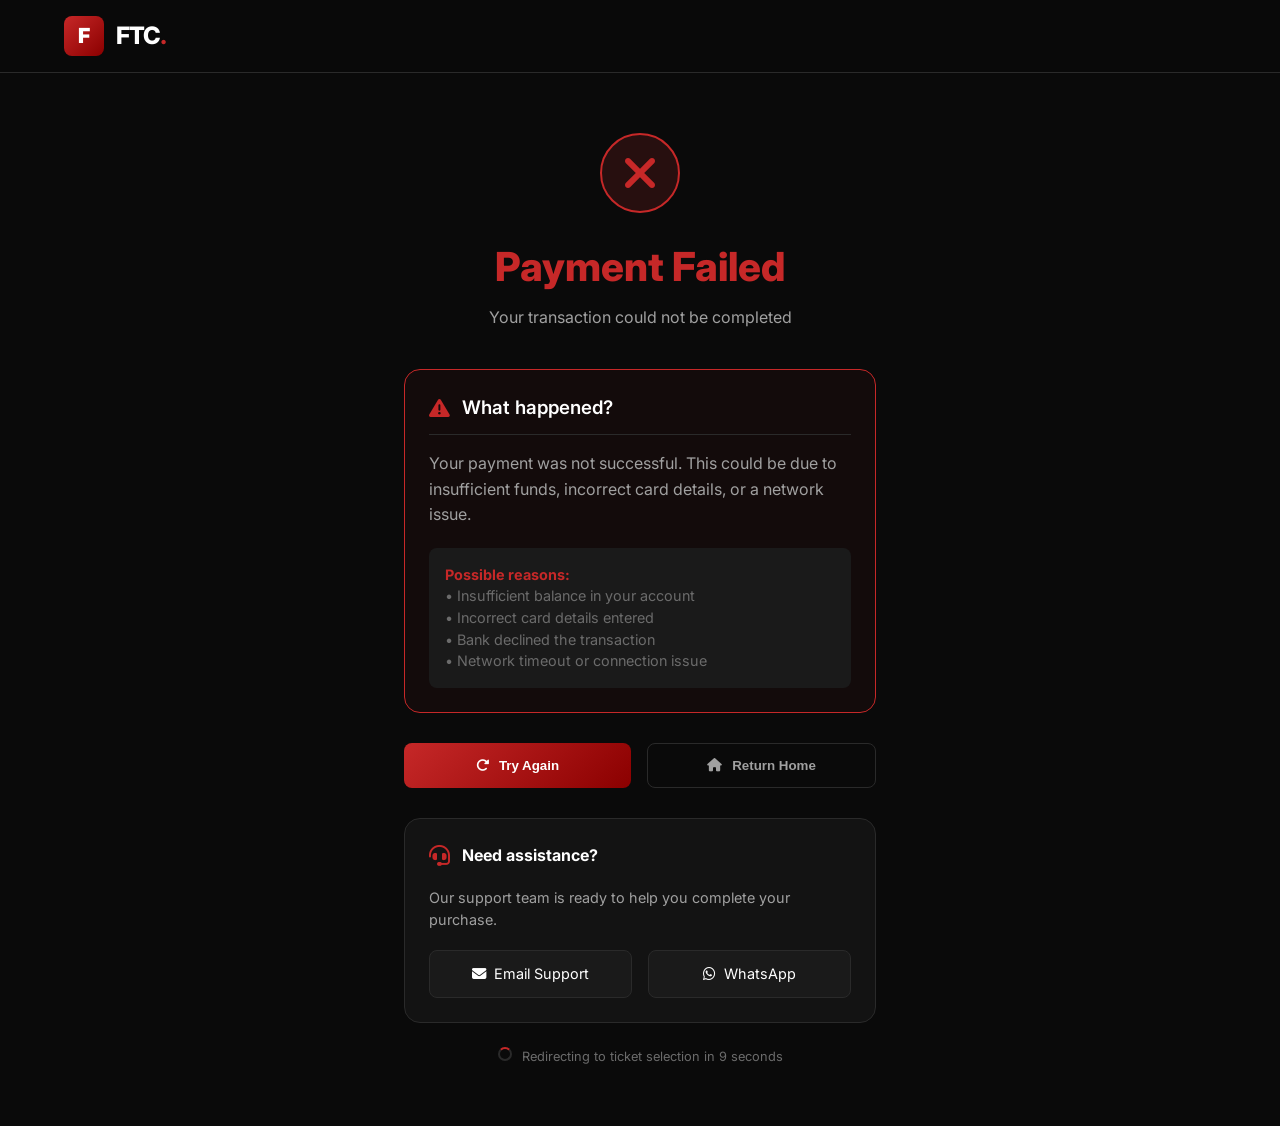
<file: fail.html>
<!DOCTYPE html>
<html lang="en">
<head>
    <meta charset="UTF-8">
    <meta name="viewport" content="width=device-width, initial-scale=1.0, maximum-scale=1.0, user-scalable=yes">
    <title>Payment Failed · FTC Ticketing</title>
    
    <!-- Fonts -->
    <link href="https://fonts.googleapis.com/css2?family=Inter:wght@400;500;600;700;800;900&display=swap" rel="stylesheet">
    <link rel="stylesheet" href="https://cdnjs.cloudflare.com/ajax/libs/font-awesome/6.4.0/css/all.min.css">
    
    <style>
        * {
            margin: 0;
            padding: 0;
            box-sizing: border-box;
        }

        :root {
            --primary: #0A0A0A;
            --primary-light: #1A1A1A;
            --accent: #C62828;
            --accent-light: #EF5350;
            --accent-glow: rgba(198, 40, 40, 0.4);
            --warning: #FF9800;
            --warning-glow: rgba(255, 152, 0, 0.2);
            --text-primary: #FFFFFF;
            --text-secondary: #A0A0A0;
            --text-muted: #6B6B6B;
            --border: #2A2A2A;
            --card-bg: rgba(20, 20, 20, 0.95);
            --gradient-accent: linear-gradient(135deg, #C62828 0%, #8B0000 100%);
            --shadow-sm: 0 4px 20px rgba(0, 0, 0, 0.3);
            --shadow-md: 0 10px 40px rgba(0, 0, 0, 0.4);
            --shadow-accent: 0 0 30px rgba(198, 40, 40, 0.3);
            --shadow-warning: 0 0 30px rgba(255, 152, 0, 0.2);
        }

        body {
            font-family: 'Inter', sans-serif;
            background: var(--primary);
            color: var(--text-primary);
            line-height: 1.5;
            min-height: 100vh;
        }

        /* Custom Scrollbar */
        ::-webkit-scrollbar {
            width: 8px;
        }
        ::-webkit-scrollbar-track {
            background: var(--primary-light);
        }
        ::-webkit-scrollbar-thumb {
            background: var(--accent);
            border-radius: 4px;
        }

        /* Animations */
        @keyframes fadeInUp {
            from {
                opacity: 0;
                transform: translateY(30px);
            }
            to {
                opacity: 1;
                transform: translateY(0);
            }
        }

        @keyframes scaleIn {
            from {
                opacity: 0;
                transform: scale(0.8);
            }
            to {
                opacity: 1;
                transform: scale(1);
            }
        }

        @keyframes shake {
            0%, 100% { transform: translateX(0); }
            25% { transform: translateX(-5px); }
            75% { transform: translateX(5px); }
        }

        @keyframes pulse {
            0%, 100% { opacity: 0.5; }
            50% { opacity: 1; }
        }

        /* Navbar */
        .navbar {
            padding: 16px 5%;
            background: rgba(10, 10, 10, 0.95);
            backdrop-filter: blur(10px);
            border-bottom: 1px solid var(--border);
        }

        .nav-container {
            max-width: 1400px;
            margin: 0 auto;
            display: flex;
            justify-content: space-between;
            align-items: center;
        }

        .logo {
            display: flex;
            align-items: center;
            gap: 12px;
            text-decoration: none;
        }

        .logo-icon {
            width: 40px;
            height: 40px;
            background: var(--gradient-accent);
            border-radius: 8px;
            display: flex;
            align-items: center;
            justify-content: center;
            font-weight: 900;
            font-size: 1.3rem;
            color: white;
        }

        .logo-text {
            font-size: 1.5rem;
            font-weight: 800;
            color: white;
            letter-spacing: -1px;
        }

        .logo-text span {
            color: var(--accent);
        }

        /* Main Container */
        .fail-container {
            max-width: 600px;
            margin: 0 auto;
            padding: 60px 5%;
            min-height: calc(100vh - 80px);
            display: flex;
            flex-direction: column;
            justify-content: center;
        }

        /* Fail Header */
        .fail-header {
            text-align: center;
            margin-bottom: 40px;
            animation: fadeInUp 0.6s ease;
        }

        .fail-icon {
            width: 80px;
            height: 80px;
            background: rgba(198, 40, 40, 0.15);
            border: 2px solid var(--accent);
            border-radius: 50%;
            display: flex;
            align-items: center;
            justify-content: center;
            margin: 0 auto 24px;
            animation: scaleIn 0.5s ease;
        }

        .fail-icon i {
            font-size: 3rem;
            color: var(--accent);
            animation: shake 0.5s ease 0.3s;
        }

        .fail-title {
            font-size: 2.5rem;
            font-weight: 800;
            margin-bottom: 8px;
            color: var(--accent);
        }

        .fail-subtitle {
            color: var(--text-secondary);
            font-size: 1rem;
        }

        /* Alert Card */
        .alert-card {
            background: rgba(198, 40, 40, 0.05);
            border: 1px solid var(--accent);
            border-radius: 16px;
            padding: 24px;
            margin-bottom: 30px;
            animation: fadeInUp 0.6s ease 0.1s backwards;
        }

        .alert-title {
            display: flex;
            align-items: center;
            gap: 12px;
            margin-bottom: 16px;
            padding-bottom: 12px;
            border-bottom: 1px solid var(--border);
        }

        .alert-title i {
            color: var(--accent);
            font-size: 1.3rem;
        }

        .alert-title h3 {
            font-weight: 600;
        }

        .alert-message {
            color: var(--text-secondary);
            line-height: 1.6;
            margin-bottom: 20px;
        }

        .reason-box {
            background: var(--primary-light);
            border-radius: 8px;
            padding: 16px;
            margin-top: 16px;
        }

        .reason-box p {
            font-size: 0.9rem;
            color: var(--text-muted);
        }

        .reason-box strong {
            color: var(--accent);
        }

        /* Action Buttons */
        .action-buttons {
            display: flex;
            gap: 16px;
            margin-bottom: 30px;
            flex-wrap: wrap;
            animation: fadeInUp 0.6s ease 0.2s backwards;
        }

        .btn-primary {
            flex: 1;
            padding: 14px;
            background: var(--gradient-accent);
            border: none;
            border-radius: 8px;
            color: white;
            font-weight: 600;
            cursor: pointer;
            transition: all 0.3s ease;
            text-decoration: none;
            display: flex;
            align-items: center;
            justify-content: center;
            gap: 10px;
        }

        .btn-primary:hover {
            transform: translateY(-2px);
            box-shadow: var(--shadow-accent);
        }

        .btn-secondary {
            flex: 1;
            padding: 14px;
            background: transparent;
            border: 1px solid var(--border);
            border-radius: 8px;
            color: var(--text-secondary);
            font-weight: 600;
            cursor: pointer;
            transition: all 0.3s ease;
            text-decoration: none;
            display: flex;
            align-items: center;
            justify-content: center;
            gap: 10px;
        }

        .btn-secondary:hover {
            border-color: var(--accent);
            color: var(--accent);
        }

        /* Help Section */
        .help-section {
            background: var(--card-bg);
            border: 1px solid var(--border);
            border-radius: 16px;
            padding: 24px;
            animation: fadeInUp 0.6s ease 0.3s backwards;
        }

        .help-title {
            display: flex;
            align-items: center;
            gap: 12px;
            margin-bottom: 20px;
        }

        .help-title i {
            color: var(--accent);
            font-size: 1.3rem;
        }

        .help-title h4 {
            font-weight: 700;
        }

        .contact-options {
            display: flex;
            gap: 16px;
            flex-wrap: wrap;
        }

        .contact-btn {
            flex: 1;
            padding: 12px;
            background: var(--primary-light);
            border: 1px solid var(--border);
            border-radius: 8px;
            color: var(--text-primary);
            text-decoration: none;
            font-size: 0.9rem;
            display: flex;
            align-items: center;
            justify-content: center;
            gap: 8px;
            transition: all 0.3s ease;
        }

        .contact-btn:hover {
            border-color: var(--accent);
            color: var(--accent);
        }

        /* Loading/Redirect */
        .redirect-note {
            text-align: center;
            margin-top: 24px;
            font-size: 0.8rem;
            color: var(--text-muted);
        }

        .spinner {
            display: inline-block;
            width: 14px;
            height: 14px;
            border: 2px solid var(--border);
            border-top-color: var(--accent);
            border-radius: 50%;
            animation: spin 0.6s linear infinite;
            margin-right: 6px;
        }

        @keyframes spin {
            0% { transform: rotate(0deg); }
            100% { transform: rotate(360deg); }
        }

        /* Responsive */
        @media (max-width: 600px) {
            .fail-title {
                font-size: 1.8rem;
            }

            .action-buttons {
                flex-direction: column;
            }

            .contact-options {
                flex-direction: column;
            }
        }
    </style>
</head>
<body>

    <!-- Navbar -->
    <nav class="navbar">
        <div class="nav-container">
            <a href="index.html" class="logo">
                <div class="logo-icon">F</div>
                <div class="logo-text">FTC<span>.</span></div>
            </a>
        </div>
    </nav>

    <!-- Fail Content -->
    <div class="fail-container" id="failContent">
        <div class="fail-header">
            <div class="fail-icon">
                <i class="fas fa-times"></i>
            </div>
            <h1 class="fail-title">Payment Failed</h1>
            <p class="fail-subtitle">Your transaction could not be completed</p>
        </div>

        <div class="alert-card">
            <div class="alert-title">
                <i class="fas fa-exclamation-triangle"></i>
                <h3>What happened?</h3>
            </div>
            <div class="alert-message" id="errorMessage">
                Your payment was not successful. This could be due to insufficient funds, incorrect card details, or a network issue.
            </div>
            <div class="reason-box" id="reasonBox">
                <p><strong>Possible reasons:</strong></p>
                <p>• Insufficient balance in your account</p>
                <p>• Incorrect card details entered</p>
                <p>• Bank declined the transaction</p>
                <p>• Network timeout or connection issue</p>
            </div>
        </div>

        <div class="action-buttons">
            <button class="btn-primary" onclick="window.location.href='buy.html'">
                <i class="fas fa-redo-alt"></i> Try Again
            </button>
            <button class="btn-secondary" onclick="window.location.href='index.html'">
                <i class="fas fa-home"></i> Return Home
            </button>
        </div>

        <div class="help-section">
            <div class="help-title">
                <i class="fas fa-headset"></i>
                <h4>Need assistance?</h4>
            </div>
            <p style="color: var(--text-secondary); margin-bottom: 20px; font-size: 0.9rem;">
                Our support team is ready to help you complete your purchase.
            </p>
            <div class="contact-options">
                <a href="mailto:support@ftcmarch.com" class="contact-btn">
                    <i class="fas fa-envelope"></i> Email Support
                </a>
                <a href="https://wa.me/2349079681750" target="_blank" class="contact-btn">
                    <i class="fab fa-whatsapp"></i> WhatsApp
                </a>
            </div>
        </div>

        <div class="redirect-note" id="redirectNote">
            <span class="spinner"></span> Redirecting to ticket selection in <span id="countdown">10</span> seconds
        </div>
    </div>

    <script>
        // Get reason from URL parameter
        const urlParams = new URLSearchParams(window.location.search);
        const reason = urlParams.get('reason');
        const errorMessage = document.getElementById('errorMessage');
        const reasonBox = document.getElementById('reasonBox');

        // Customize message based on reason
        if (reason === 'verification_failed') {
            errorMessage.innerHTML = 'We couldn\'t verify your payment. This may be a temporary issue with the payment gateway.';
            reasonBox.innerHTML = `
                <p><strong>What to do:</strong></p>
                <p>• Wait a few minutes and try again</p>
                <p>• Check if your card has sufficient funds</p>
                <p>• Try using a different payment method</p>
                <p>• Contact your bank to ensure online transactions are enabled</p>
            `;
        } else if (reason === 'network_error') {
            errorMessage.innerHTML = 'A network error occurred while processing your payment. Please check your internet connection.';
            reasonBox.innerHTML = `
                <p><strong>What to do:</strong></p>
                <p>• Check your internet connection</p>
                <p>• Try switching to a different network</p>
                <p>• Refresh the page and try again</p>
                <p>• If the issue persists, contact support</p>
            `;
        } else if (reason === 'no_reference') {
            errorMessage.innerHTML = 'We couldn\'t find a valid payment reference. This may be a technical issue.';
            reasonBox.innerHTML = `
                <p><strong>What to do:</strong></p>
                <p>• Return to the ticket page and try again</p>
                <p>• Clear your browser cache and retry</p>
                <p>• Contact support if the problem continues</p>
            `;
        }

        // Auto-redirect countdown
        let secondsLeft = 10;
        const countdownEl = document.getElementById('countdown');
        const redirectNote = document.getElementById('redirectNote');

        const interval = setInterval(() => {
            secondsLeft--;
            if (countdownEl) countdownEl.textContent = secondsLeft;
            
            if (secondsLeft <= 0) {
                clearInterval(interval);
                window.location.href = 'buy.html';
            }
        }, 1000);
    </script>
</body>
</html>
</file>
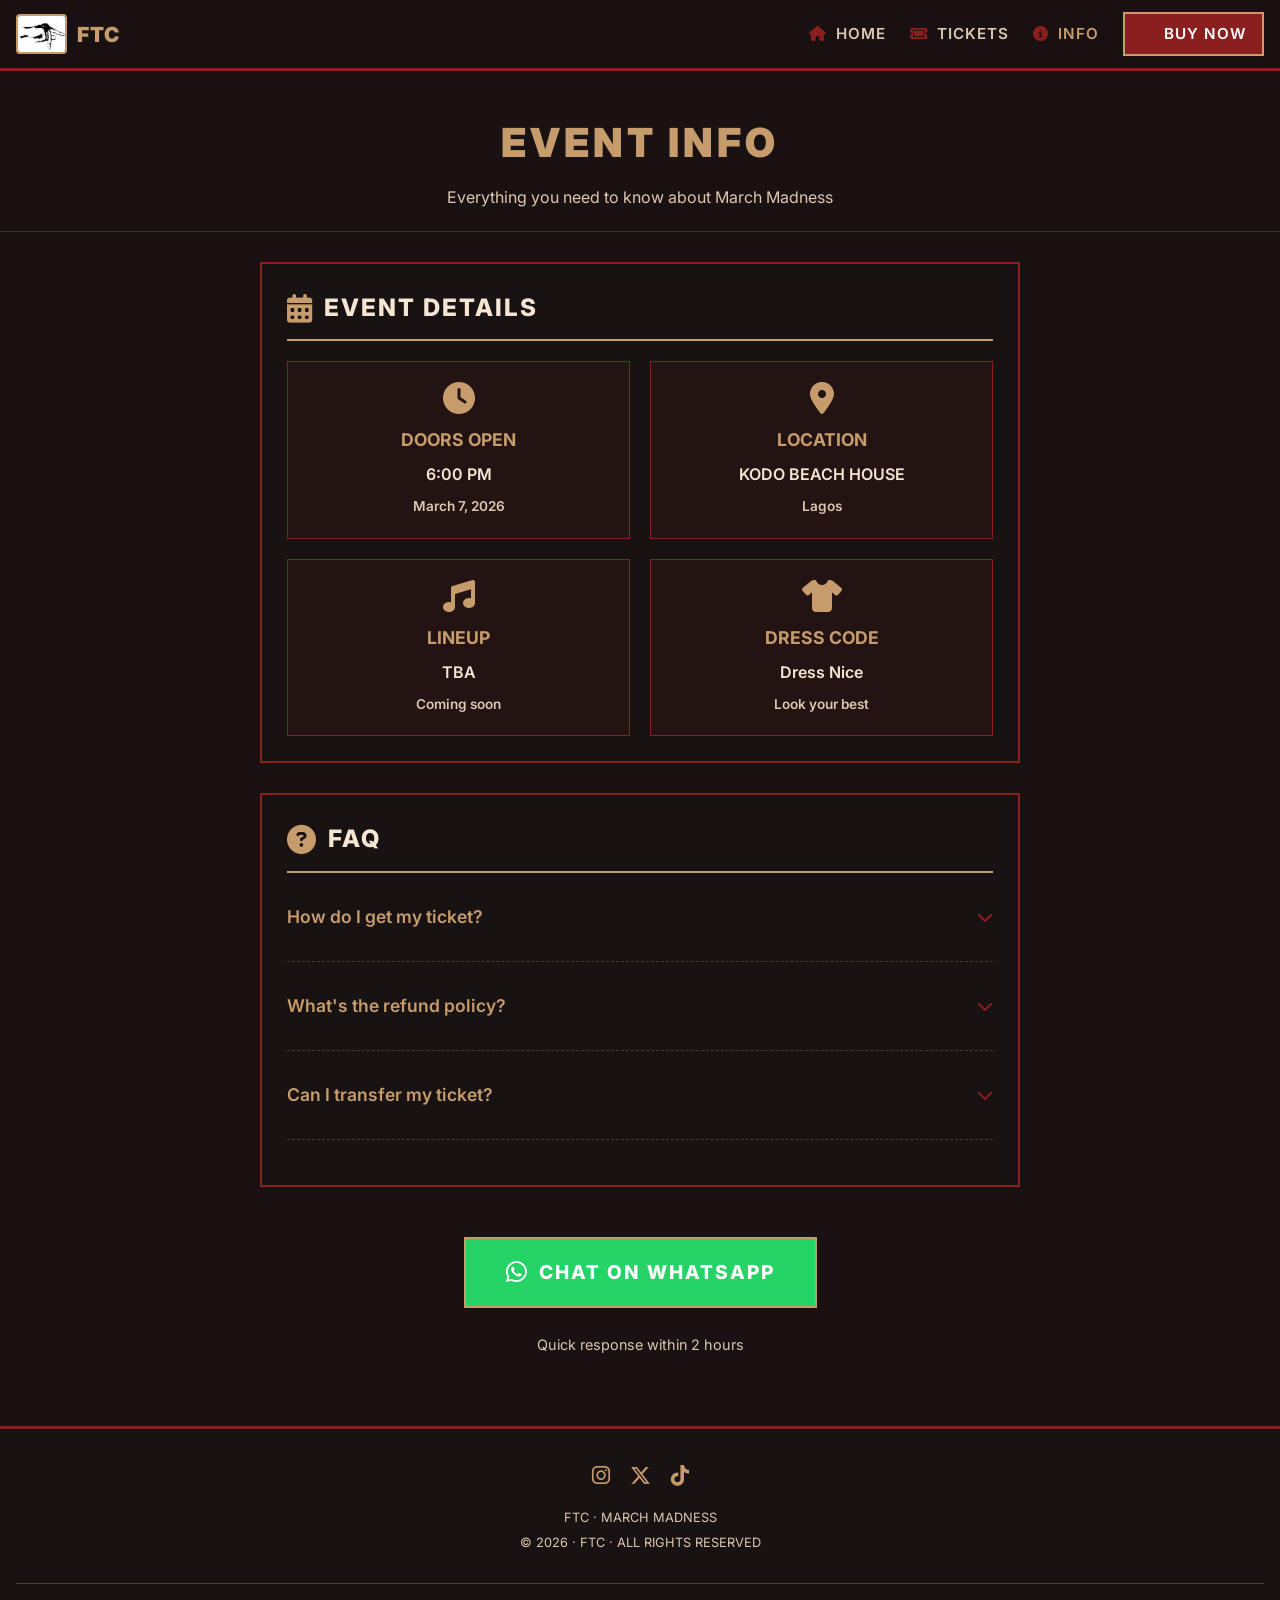
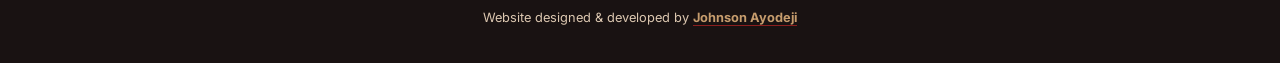
<file: info.html>
<!DOCTYPE html>
<html lang="en">
<head>
  <meta charset="UTF-8" />
  <meta name="viewport" content="width=device-width, initial-scale=1.0, maximum-scale=1.0, user-scalable=yes" />
  <title>FTC · EVENT INFO</title>
  
  <!-- Open Graph / Social Media Meta Tags -->
  <meta property="og:title" content="FTC presents MARCH MADNESS - Info" />
  <meta property="og:description" content="All you need to know about March Madness beach party" />
  <meta property="og:image" content="https://ftc-march-madness-frontend.onrender.com/pictures/logo.jpeg" /> 
  <meta property="og:url" content="https://ftc-march-madness-frontend.onrender.com/info.html" />
  <meta property="og:type" content="website" />

  <link href="https://fonts.googleapis.com/css2?family=Inter:wght@400;600;700;800;900&display=swap" rel="stylesheet">
  <link rel="stylesheet" href="https://cdnjs.cloudflare.com/ajax/libs/font-awesome/6.4.0/css/all.min.css">
  
  <style>
    /* ===== RESET & BASE ===== */
    * {
      margin: 0;
      padding: 0;
      box-sizing: border-box;
    }

    :root {
      --primary-red: #8B1E1E;
      --secondary-gold: #C69C6D;
      --dark-charcoal: #1A1212;
      --off-white: #F5E6D3;
      --sand: #DCC7B0;
      --accent-burgundy: #5C1A1A;
    }

    body {
      font-family: 'Inter', sans-serif;
      background: var(--dark-charcoal);
      color: var(--off-white);
      line-height: 1.6;
      min-height: 100vh;
    }

    /* ===== NAVBAR ===== */
    .navbar {
      display: flex;
      align-items: center;
      justify-content: space-between;
      padding: 12px 16px;
      background: rgba(26, 18, 18, 0.98);
      border-bottom: 3px solid var(--primary-red);
      position: sticky;
      top: 0;
      z-index: 100;
      backdrop-filter: blur(10px);
    }

    .logo-container {
      display: flex;
      align-items: center;
      gap: 10px;
    }

    .logo-img {
      height: 40px;
      width: auto;
      border-radius: 4px;
      border: 2px solid var(--secondary-gold);
    }

    .logo-text {
      font-size: 1.3rem;
      font-weight: 900;
      color: var(--secondary-gold);
      letter-spacing: 1px;
    }

    .menu-toggle {
      display: none;
      font-size: 1.5rem;
      color: var(--secondary-gold);
      background: none;
      border: 1px solid var(--primary-red);
      padding: 8px 12px;
      cursor: pointer;
    }

    .nav-links {
      display: flex;
      gap: 24px;
      align-items: center;
    }

    .nav-links a {
      color: var(--sand);
      text-decoration: none;
      font-weight: 600;
      font-size: 0.95rem;
      letter-spacing: 1px;
      transition: 0.2s;
    }

    .nav-links a:hover {
      color: var(--secondary-gold);
    }

    .nav-links a i {
      margin-right: 4px;
      color: var(--primary-red);
    }

    .buy-link {
      background: var(--primary-red);
      border: 2px solid var(--secondary-gold);
      padding: 8px 16px !important;
      color: white !important;
    }

    /* ===== INFO PAGE STYLES ===== */
    .info-header {
      text-align: center;
      padding: 40px 20px 20px;
      border-bottom: 1px solid rgba(198,156,109,0.2);
    }

    .info-header h1 {
      font-size: 2.5rem;
      font-weight: 900;
      color: var(--secondary-gold);
      text-transform: uppercase;
      letter-spacing: 4px;
      margin-bottom: 10px;
    }

    .info-header p {
      color: var(--sand);
      font-size: 1rem;
    }

    .info-container {
      max-width: 800px;
      margin: 0 auto;
      padding: 30px 20px;
    }

    .info-section {
      background: rgba(26, 18, 18, 0.8);
      border: 2px solid var(--primary-red);
      margin-bottom: 30px;
      padding: 25px;
    }

    .section-title {
      display: flex;
      align-items: center;
      gap: 12px;
      margin-bottom: 20px;
      padding-bottom: 12px;
      border-bottom: 2px solid var(--secondary-gold);
    }

    .section-title i {
      font-size: 1.8rem;
      color: var(--secondary-gold);
    }

    .section-title h2 {
      font-size: 1.5rem;
      font-weight: 800;
      color: var(--off-white);
      letter-spacing: 2px;
    }

    .info-grid {
      display: grid;
      grid-template-columns: 1fr 1fr;
      gap: 20px;
    }

    .info-item {
      background: rgba(139,30,30,0.1);
      border: 1px solid var(--primary-red);
      padding: 20px;
      text-align: center;
    }

    .info-item i {
      font-size: 2rem;
      color: var(--secondary-gold);
      margin-bottom: 12px;
    }

    .info-item h3 {
      color: var(--secondary-gold);
      font-size: 1.1rem;
      margin-bottom: 8px;
    }

    .info-item p {
      color: var(--off-white);
      font-size: 1rem;
      font-weight: 600;
    }

    .info-item .note {
      color: var(--sand);
      font-size: 0.85rem;
      margin-top: 8px;
    }

    /* FAQ */
    .faq-item {
      margin-bottom: 20px;
      padding-bottom: 20px;
      border-bottom: 1px dashed rgba(198,156,109,0.3);
    }

    .faq-question {
      display: flex;
      justify-content: space-between;
      align-items: center;
      cursor: pointer;
      padding: 10px 0;
    }

    .faq-question h3 {
      color: var(--secondary-gold);
      font-size: 1.1rem;
      font-weight: 600;
    }

    .faq-question i {
      color: var(--primary-red);
      transition: transform 0.3s;
    }

    .faq-answer {
      display: none;
      padding: 15px 0 5px;
      color: var(--sand);
    }

    .faq-answer.active {
      display: block;
    }

    /* Contact section */
    .contact-section {
      text-align: center;
      margin-top: 40px;
    }

    .whatsapp-btn {
      display: inline-flex;
      align-items: center;
      justify-content: center;
      gap: 10px;
      background: #25D366;
      color: white;
      padding: 18px 40px;
      text-decoration: none;
      font-weight: 800;
      font-size: 1.2rem;
      letter-spacing: 2px;
      border: 2px solid var(--secondary-gold);
      margin: 10px;
      transition: 0.2s;
    }

    .whatsapp-btn:hover {
      background: #128C7E;
      transform: scale(1.02);
    }

    .whatsapp-btn i {
      font-size: 1.5rem;
    }

    .contact-note {
      color: var(--sand);
      margin-top: 15px;
      font-size: 0.9rem;
    }

    /* Footer */
    .footer {
      background: rgba(26, 18, 18, 0.95);
      border-top: 3px solid var(--primary-red);
      padding: 30px 16px;
      text-align: center;
      margin-top: 40px;
    }

    .social-links {
      display: flex;
      justify-content: center;
      gap: 20px;
      margin-bottom: 16px;
    }

    .social-links a {
      color: var(--secondary-gold);
      font-size: 1.3rem;
    }

    .footer p {
      font-size: 0.8rem;
      color: var(--sand);
      margin: 4px 0;
    }

    /* Mobile menu */
    @media (max-width: 768px) {
      .menu-toggle {
        display: block;
      }

      .nav-links {
        display: none;
        position: absolute;
        top: 100%;
        left: 0;
        right: 0;
        flex-direction: column;
        background: rgba(26, 18, 18, 0.98);
        padding: 20px;
        gap: 16px;
        border-bottom: 3px solid var(--primary-red);
      }

      .nav-links.active {
        display: flex;
      }

      .info-grid {
        grid-template-columns: 1fr;
      }
    }
  </style>
</head>
<body>

  <!-- ===== NAVBAR ===== -->
  <nav class="navbar">
    <div class="logo-container">
      <img src="pictures/logo.jpeg" alt="FTC" class="logo-img">
      <span class="logo-text">FTC</span>
    </div>
    
    <div class="menu-toggle" id="menuToggle">
      <i class="fas fa-bars"></i>
    </div>

    <div class="nav-links" id="navLinks">
      <a href="index.html"><i class="fas fa-home"></i> HOME</a>
      <a href="buy.html"><i class="fas fa-ticket"></i> TICKETS</a>
      <a href="info.html" style="color: var(--secondary-gold);"><i class="fas fa-info-circle"></i> INFO</a>
      <a href="buy.html" class="buy-link"><i class="fas fa-bolt"></i> BUY NOW</a>
    </div>
  </nav>

  <!-- ===== INFO HEADER ===== -->
  <div class="info-header">
    <h1>EVENT INFO</h1>
    <p>Everything you need to know about March Madness</p>
  </div>

  <div class="info-container">
    
    <!-- EVENT DETAILS SECTION -->
    <div class="info-section">
      <div class="section-title">
        <i class="fas fa-calendar-alt"></i>
        <h2>EVENT DETAILS</h2>
      </div>
      <div class="info-grid">
        <div class="info-item">
          <i class="fas fa-clock"></i>
          <h3>DOORS OPEN</h3>
          <p>6:00 PM</p>
          <p class="note">March 7, 2026</p>
        </div>
        <div class="info-item">
          <i class="fas fa-map-marker-alt"></i>
          <h3>LOCATION</h3>
          <p>KODO BEACH HOUSE</p>
          <p class="note">Lagos</p>
        </div>
        <div class="info-item">
          <i class="fas fa-music"></i>
          <h3>LINEUP</h3>
          <p>TBA</p>
          <p class="note">Coming soon</p>
        </div>
        <div class="info-item">
          <i class="fas fa-tshirt"></i>
          <h3>DRESS CODE</h3>
          <p>Dress Nice</p>
          <p class="note">Look your best</p>
        </div>
      </div>
    </div>

    <!-- FAQ SECTION -->
    <div class="info-section">
      <div class="section-title">
        <i class="fas fa-question-circle"></i>
        <h2>FAQ</h2>
      </div>

      <div class="faq-item">
        <div class="faq-question" onclick="toggleFaq(this)">
          <h3>How do I get my ticket?</h3>
          <i class="fas fa-chevron-down"></i>
        </div>
        <div class="faq-answer">
          After purchase, your ticket with QR code will be sent to your email within 5 minutes. Check your spam folder if you don't see it.
        </div>
      </div>

      <div class="faq-item">
        <div class="faq-question" onclick="toggleFaq(this)">
          <h3>What's the refund policy?</h3>
          <i class="fas fa-chevron-down"></i>
        </div>
        <div class="faq-answer">
          All ticket sales are final. No refunds or exchanges.
        </div>
      </div>

      <div class="faq-item">
        <div class="faq-question" onclick="toggleFaq(this)">
          <h3>Can I transfer my ticket?</h3>
          <i class="fas fa-chevron-down"></i>
        </div>
        <div class="faq-answer">
          Tickets are non-transferable. The name on the ticket must match your ID.
        </div>
      </div>
    </div>

    <!-- CONTACT SECTION - UPDATED WITH YOUR WHATSAPP NUMBER -->
    <div class="contact-section">
      <a href="https://wa.me/2349079681750" class="whatsapp-btn" target="_blank">
        <i class="fab fa-whatsapp"></i> CHAT ON WHATSAPP
      </a>
      <p class="contact-note">Quick response within 2 hours</p>
    </div>

  </div>

  <!-- ===== FOOTER ===== -->
  <footer class="footer">
    <div class="social-links">
      <a href="https://www.instagram.com/freedomtocreate_" target="_blank">
        <i class="fab fa-instagram"></i>
      </a>
      <a href="#"><i class="fab fa-x-twitter"></i></a>
      <a href="#"><i class="fab fa-tiktok"></i></a>
    </div>
    <p>FTC · MARCH MADNESS</p>
    <p class="copyright">© 2026 · FTC · ALL RIGHTS RESERVED</p>
    <div style="margin-top: 30px; padding-top: 20px; border-top: 1px solid rgba(198,156,109,0.3); text-align: center; font-size: 0.8rem;">
    <p style="color: var(--sand);">
        Website designed & developed by 
        <a href="https://johnson-ayodeji.vercel.app" 
           target="_blank" 
           rel="noopener noreferrer"
           style="color: var(--secondary-gold); text-decoration: none; font-weight: 700; border-bottom: 1px solid var(--primary-red);">
            Johnson Ayodeji
        </a>
    </p>
</div>
  </footer>

  <!-- ===== JAVASCRIPT ===== -->
  <script>
    // Mobile menu toggle
    const menuToggle = document.getElementById('menuToggle');
    const navLinks = document.getElementById('navLinks');

    menuToggle.addEventListener('click', () => {
      navLinks.classList.toggle('active');
      const icon = menuToggle.querySelector('i');
      icon.classList.toggle('fa-bars');
      icon.classList.toggle('fa-times');
    });

    // Close menu when clicking a link
    document.querySelectorAll('.nav-links a').forEach(link => {
      link.addEventListener('click', () => {
        navLinks.classList.remove('active');
        menuToggle.querySelector('i').classList.add('fa-bars');
        menuToggle.querySelector('i').classList.remove('fa-times');
      });
    });

    // FAQ toggle function
    window.toggleFaq = function(element) {
      const answer = element.nextElementSibling;
      const icon = element.querySelector('i');
      
      answer.classList.toggle('active');
      
      if (answer.classList.contains('active')) {
        icon.classList.remove('fa-chevron-down');
        icon.classList.add('fa-chevron-up');
      } else {
        icon.classList.remove('fa-chevron-up');
        icon.classList.add('fa-chevron-down');
      }
    }
  </script>
</body>
</html>
</file>
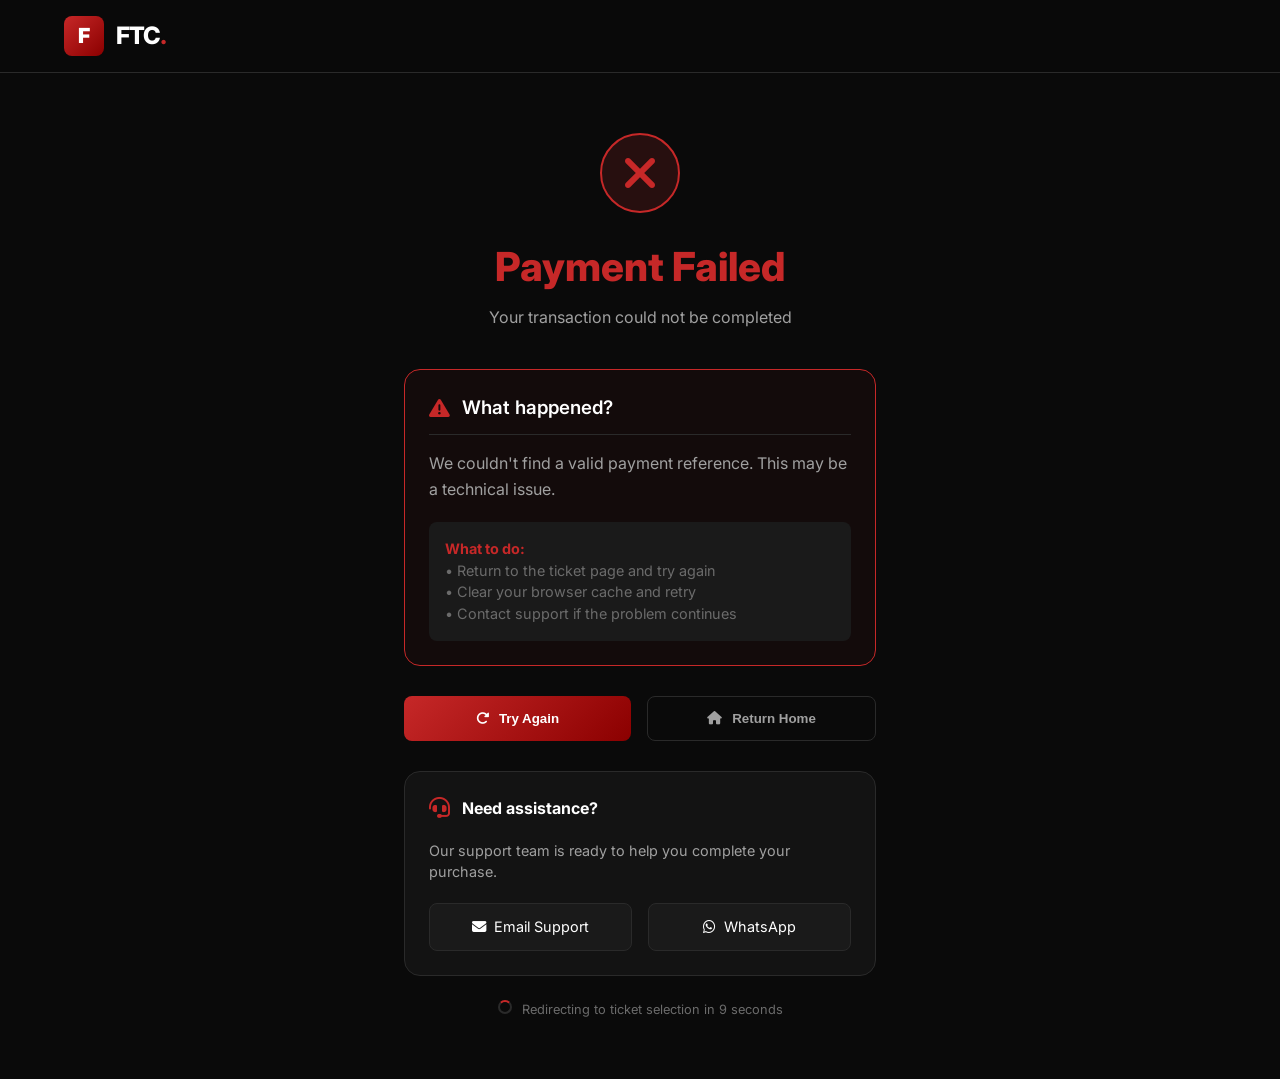
<file: payment-callback.html>
<!DOCTYPE html>
<html lang="en">
<head>
  <meta charset="UTF-8">
  <meta name="viewport" content="width=device-width, initial-scale=1.0">
  <title>Processing - FTC</title>
  <link rel="stylesheet" href="css/style.css">
  <style>
    body {
      background: #1A1212;
      font-family: 'Inter', sans-serif;
      display: flex;
      justify-content: center;
      align-items: center;
      min-height: 100vh;
      margin: 0;
      padding: 20px;
    }
    .processing-container {
      text-align: center;
      padding: 60px 40px;
      max-width: 500px;
      width: 100%;
      background: rgba(26, 18, 18, 0.98);
      border: 3px solid #8B1E1E;
      box-shadow: 20px 20px 0 rgba(0,0,0,0.5);
    }
    h1 {
      color: #C69C6D;
      font-size: 2.5rem;
      font-weight: 900;
      text-transform: uppercase;
      letter-spacing: 4px;
      margin-bottom: 30px;
    }
    .spinner {
      border: 4px solid rgba(198, 156, 109, 0.2);
      border-top: 4px solid #C69C6D;
      border-radius: 50%;
      width: 60px;
      height: 60px;
      animation: spin 1s linear infinite;
      margin: 30px auto;
    }
    @keyframes spin {
      0% { transform: rotate(0deg); }
      100% { transform: rotate(360deg); }
    }
  </style>
</head>
<body>
  <div class="processing-container">
    <h1>VERIFYING<br>PAYMENT</h1>
    <div class="spinner"></div>
    <p style="color: #F5E6D3; margin: 20px 0;">Please wait while we confirm your payment...</p>
  </div>

  <script>
    (function() {
      const urlParams = new URLSearchParams(window.location.search);
      const reference = urlParams.get('reference') || urlParams.get('trxref');
      
      console.log('Payment callback received. Reference:', reference);
      
      if (!reference) {
        window.location.href = '/fail.html?reason=no_reference';
        return;
      }
      
      // Store reference and redirect to buy.html
      sessionStorage.setItem('paymentReference', reference);
      window.location.href = `/buy.html?reference=${reference}`;
    })();
  </script>
</body>
</html>
</file>
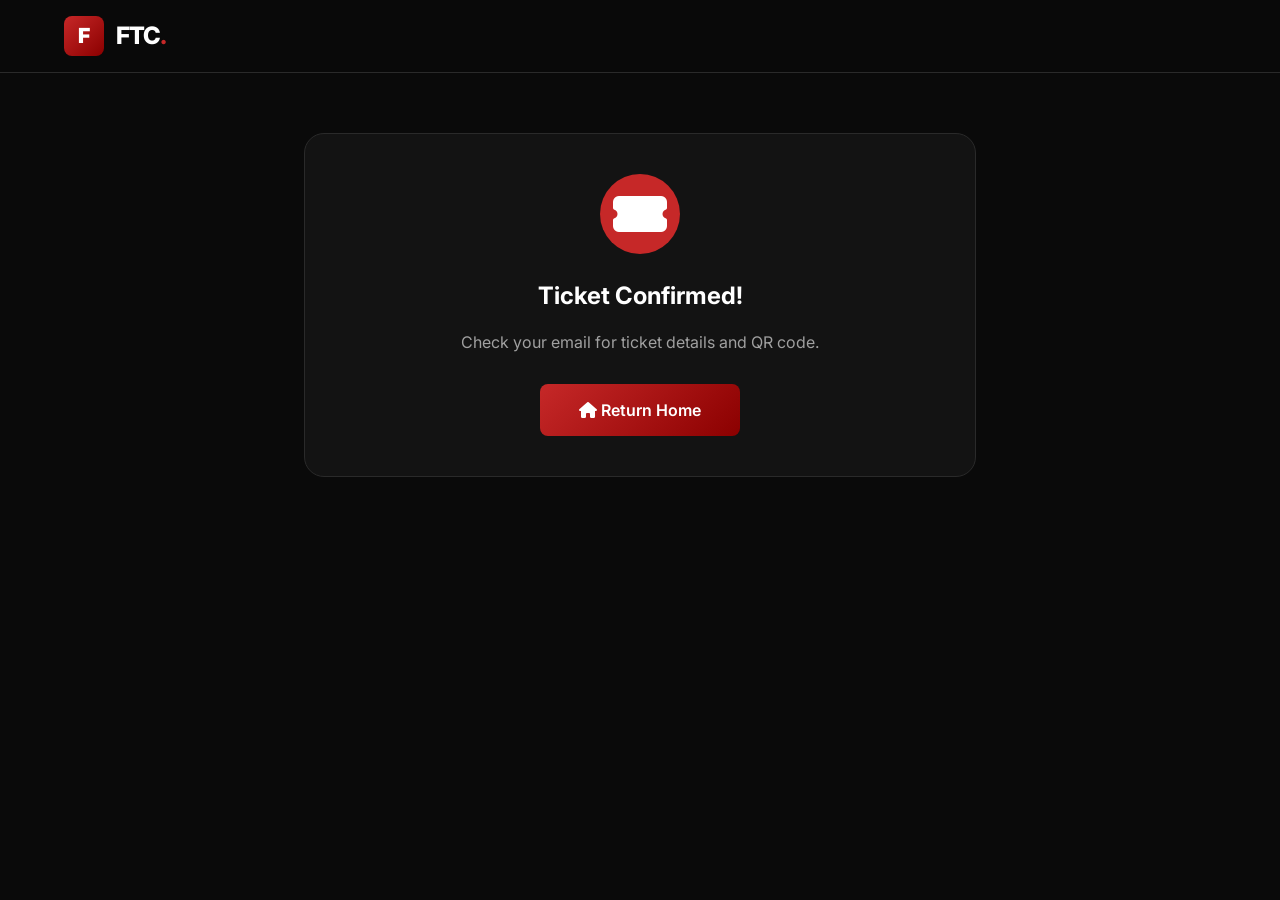
<file: success.html>
<!DOCTYPE html>
<html lang="en">
<head>
    <meta charset="UTF-8">
    <meta name="viewport" content="width=device-width, initial-scale=1.0, maximum-scale=1.0, user-scalable=yes">
    <title>Payment Success · FTC Ticketing</title>
    
    <!-- Fonts -->
    <link href="https://fonts.googleapis.com/css2?family=Inter:wght@400;500;600;700;800;900&display=swap" rel="stylesheet">
    <link rel="stylesheet" href="https://cdnjs.cloudflare.com/ajax/libs/font-awesome/6.4.0/css/all.min.css">
    
    <style>
        * {
            margin: 0;
            padding: 0;
            box-sizing: border-box;
        }

        :root {
            --primary: #0A0A0A;
            --primary-light: #1A1A1A;
            --accent: #C62828;
            --accent-light: #EF5350;
            --accent-glow: rgba(198, 40, 40, 0.4);
            --success: #00C853;
            --success-glow: rgba(0, 200, 83, 0.2);
            --gold: #D4AF37;
            --text-primary: #FFFFFF;
            --text-secondary: #A0A0A0;
            --text-muted: #6B6B6B;
            --border: #2A2A2A;
            --card-bg: rgba(20, 20, 20, 0.95);
            --gradient-accent: linear-gradient(135deg, #C62828 0%, #8B0000 100%);
            --shadow-sm: 0 4px 20px rgba(0, 0, 0, 0.3);
            --shadow-md: 0 10px 40px rgba(0, 0, 0, 0.4);
            --shadow-accent: 0 0 30px rgba(198, 40, 40, 0.3);
            --shadow-success: 0 0 30px rgba(0, 200, 83, 0.2);
        }

        body {
            font-family: 'Inter', sans-serif;
            background: var(--primary);
            color: var(--text-primary);
            line-height: 1.5;
            min-height: 100vh;
        }

        /* Custom Scrollbar */
        ::-webkit-scrollbar {
            width: 8px;
        }
        ::-webkit-scrollbar-track {
            background: var(--primary-light);
        }
        ::-webkit-scrollbar-thumb {
            background: var(--accent);
            border-radius: 4px;
        }

        /* Animations */
        @keyframes fadeInUp {
            from {
                opacity: 0;
                transform: translateY(30px);
            }
            to {
                opacity: 1;
                transform: translateY(0);
            }
        }

        @keyframes scaleIn {
            from {
                opacity: 0;
                transform: scale(0.8);
            }
            to {
                opacity: 1;
                transform: scale(1);
            }
        }

        @keyframes pulse {
            0%, 100% { transform: scale(1); }
            50% { transform: scale(1.05); }
        }

        @keyframes spin {
            0% { transform: rotate(0deg); }
            100% { transform: rotate(360deg); }
        }

        /* Navbar */
        .navbar {
            padding: 16px 5%;
            background: rgba(10, 10, 10, 0.95);
            backdrop-filter: blur(10px);
            border-bottom: 1px solid var(--border);
        }

        .nav-container {
            max-width: 1400px;
            margin: 0 auto;
            display: flex;
            justify-content: space-between;
            align-items: center;
        }

        .logo {
            display: flex;
            align-items: center;
            gap: 12px;
            text-decoration: none;
        }

        .logo-icon {
            width: 40px;
            height: 40px;
            background: var(--gradient-accent);
            border-radius: 8px;
            display: flex;
            align-items: center;
            justify-content: center;
            font-weight: 900;
            font-size: 1.3rem;
            color: white;
        }

        .logo-text {
            font-size: 1.5rem;
            font-weight: 800;
            color: white;
            letter-spacing: -1px;
        }

        .logo-text span {
            color: var(--accent);
        }

        /* Main Container */
        .success-container {
            max-width: 800px;
            margin: 0 auto;
            padding: 60px 5%;
        }

        /* Success Header */
        .success-header {
            text-align: center;
            margin-bottom: 40px;
            animation: fadeInUp 0.6s ease;
        }

        .success-icon {
            width: 80px;
            height: 80px;
            background: var(--success);
            border-radius: 50%;
            display: flex;
            align-items: center;
            justify-content: center;
            margin: 0 auto 24px;
            animation: scaleIn 0.5s ease, pulse 2s ease infinite 1s;
        }

        .success-icon i {
            font-size: 3rem;
            color: white;
        }

        .success-title {
            font-size: 2.5rem;
            font-weight: 800;
            margin-bottom: 8px;
        }

        .success-subtitle {
            color: var(--text-secondary);
            font-size: 1rem;
        }

        /* Ticket Card */
        .ticket-card {
            background: var(--card-bg);
            border: 1px solid var(--border);
            border-radius: 20px;
            overflow: hidden;
            margin-bottom: 30px;
            animation: fadeInUp 0.6s ease 0.1s backwards;
        }

        .ticket-header {
            background: var(--gradient-accent);
            padding: 20px;
            text-align: center;
        }

        .ticket-header h3 {
            font-size: 1rem;
            font-weight: 500;
            letter-spacing: 2px;
            margin-bottom: 8px;
        }

        .ticket-header h2 {
            font-size: 1.8rem;
            font-weight: 800;
        }

        .ticket-body {
            padding: 24px;
        }

        .ticket-row {
            display: flex;
            justify-content: space-between;
            align-items: center;
            padding: 12px 0;
            border-bottom: 1px solid var(--border);
        }

        .ticket-row:last-child {
            border-bottom: none;
        }

        .ticket-label {
            color: var(--text-secondary);
            font-size: 0.9rem;
        }

        .ticket-value {
            font-weight: 600;
            font-family: monospace;
            font-size: 1rem;
        }

        .short-code-box {
            background: var(--primary-light);
            border: 1px solid var(--accent);
            border-radius: 12px;
            padding: 20px;
            text-align: center;
            margin: 20px 0;
        }

        .short-code-label {
            font-size: 0.8rem;
            color: var(--text-muted);
            letter-spacing: 2px;
            margin-bottom: 8px;
        }

        .short-code {
            font-size: 2.5rem;
            font-weight: 800;
            letter-spacing: 8px;
            color: var(--accent);
            font-family: monospace;
        }

        .short-code-note {
            font-size: 0.7rem;
            color: var(--text-muted);
            margin-top: 8px;
        }

        /* Multiple Tickets */
        .multiple-tickets {
            margin-top: 16px;
        }

        .ticket-item {
            background: var(--primary-light);
            border-radius: 12px;
            padding: 16px;
            margin-bottom: 12px;
        }

        .ticket-item-header {
            display: flex;
            justify-content: space-between;
            margin-bottom: 8px;
        }

        .ticket-item-number {
            font-weight: 700;
            color: var(--accent);
        }

        .ticket-item-code {
            font-family: monospace;
            font-size: 0.9rem;
        }

        /* Action Buttons */
        .action-buttons {
            display: flex;
            gap: 16px;
            margin-bottom: 30px;
            flex-wrap: wrap;
            animation: fadeInUp 0.6s ease 0.2s backwards;
        }

        .btn-primary {
            flex: 1;
            padding: 14px;
            background: var(--gradient-accent);
            border: none;
            border-radius: 8px;
            color: white;
            font-weight: 600;
            cursor: pointer;
            transition: all 0.3s ease;
            text-decoration: none;
            display: flex;
            align-items: center;
            justify-content: center;
            gap: 10px;
        }

        .btn-primary:hover {
            transform: translateY(-2px);
            box-shadow: var(--shadow-accent);
        }

        .btn-secondary {
            flex: 1;
            padding: 14px;
            background: transparent;
            border: 1px solid var(--border);
            border-radius: 8px;
            color: var(--text-secondary);
            font-weight: 600;
            cursor: pointer;
            transition: all 0.3s ease;
            text-decoration: none;
            display: flex;
            align-items: center;
            justify-content: center;
            gap: 10px;
        }

        .btn-secondary:hover {
            border-color: var(--accent);
            color: var(--accent);
        }

        /* Info Section */
        .info-section {
            background: rgba(198, 40, 40, 0.05);
            border: 1px solid var(--border);
            border-radius: 16px;
            padding: 24px;
            text-align: center;
            animation: fadeInUp 0.6s ease 0.3s backwards;
        }

        .info-section h4 {
            margin-bottom: 12px;
            color: var(--accent);
        }

        .info-section p {
            color: var(--text-secondary);
            font-size: 0.9rem;
            margin-bottom: 16px;
        }

        .email-icon {
            color: var(--accent);
            margin-right: 5px;
        }

        /* Loading State */
        .loading-container {
            text-align: center;
            padding: 60px 20px;
        }

        .spinner {
            width: 50px;
            height: 50px;
            border: 3px solid var(--border);
            border-top-color: var(--accent);
            border-radius: 50%;
            animation: spin 0.8s linear infinite;
            margin: 0 auto 20px;
        }

        /* Responsive */
        @media (max-width: 600px) {
            .success-title {
                font-size: 1.8rem;
            }

            .short-code {
                font-size: 1.5rem;
                letter-spacing: 4px;
            }

            .action-buttons {
                flex-direction: column;
            }

            .ticket-header h2 {
                font-size: 1.3rem;
            }
        }
    </style>
</head>
<body>

    <!-- Navbar -->
    <nav class="navbar">
        <div class="nav-container">
            <a href="index.html" class="logo">
                <div class="logo-icon">F</div>
                <div class="logo-text">FTC<span>.</span></div>
            </a>
        </div>
    </nav>

    <!-- Success Content -->
    <div class="success-container" id="successContent">
        <div class="loading-container" id="loadingState">
            <div class="spinner"></div>
            <p>Verifying your tickets...</p>
        </div>

        <div id="ticketContent" style="display: none;"></div>
    </div>

    <script>
        // Get ticket data from session storage
        const ticketData = JSON.parse(sessionStorage.getItem('ticketData'));
        const pendingTicket = JSON.parse(sessionStorage.getItem('pendingTicket'));

        function renderSuccess() {
            const container = document.getElementById('ticketContent');
            const loading = document.getElementById('loadingState');

            // Determine ticket info
            let tickets = [];
            let isMultiple = false;

            if (ticketData) {
                if (ticketData.count && ticketData.count > 1 && ticketData.tickets) {
                    tickets = ticketData.tickets;
                    isMultiple = true;
                } else {
                    const single = ticketData.tickets ? ticketData.tickets[0] : ticketData;
                    tickets = [single];
                }
            } else if (pendingTicket) {
                tickets = [{
                    ticketId: pendingTicket.ticketId || 'N/A',
                    name: pendingTicket.name,
                    email: pendingTicket.email,
                    ticketType: pendingTicket.ticketType,
                    quantity: pendingTicket.quantity || 1,
                    shortCode: pendingTicket.shortCode || 'N/A'
                }];
            }

            if (tickets.length === 0) {
                container.innerHTML = `
                    <div class="ticket-card" style="text-align: center; padding: 40px;">
                        <div class="success-icon" style="background: var(--accent);">
                            <i class="fas fa-ticket-alt"></i>
                        </div>
                        <h2>Ticket Confirmed!</h2>
                        <p style="color: var(--text-secondary); margin-top: 16px;">Check your email for ticket details and QR code.</p>
                        <div style="margin-top: 30px;">
                            <a href="index.html" class="btn-primary" style="display: inline-block; min-width: 200px;">
                                <i class="fas fa-home"></i> Return Home
                            </a>
                        </div>
                    </div>
                `;
                loading.style.display = 'none';
                container.style.display = 'block';
                return;
            }

            const primaryTicket = tickets[0];
            const totalTickets = tickets.length;

            // Generate HTML
            let ticketsHtml = '';

            if (isMultiple && tickets.length > 1) {
                ticketsHtml = `
                    <div class="multiple-tickets">
                        ${tickets.map((t, idx) => `
                            <div class="ticket-item">
                                <div class="ticket-item-header">
                                    <span class="ticket-item-number">Ticket ${idx + 1} of ${tickets.length}</span>
                                    <span class="ticket-item-code">${t.shortCode || t.ticketId?.slice(-6) || 'N/A'}</span>
                                </div>
                                <div class="ticket-row">
                                    <span class="ticket-label">ID:</span>
                                    <span class="ticket-value">${t.ticketId || 'N/A'}</span>
                                </div>
                            </div>
                        `).join('')}
                    </div>
                `;
            } else {
                const shortCode = primaryTicket.shortCode || primaryTicket.ticketId?.slice(-6) || 'N/A';
                ticketsHtml = `
                    <div class="short-code-box">
                        <div class="short-code-label">YOUR ENTRY CODE</div>
                        <div class="short-code">${shortCode}</div>
                        <div class="short-code-note">Present this code at the gate if QR doesn't scan</div>
                    </div>
                    <div class="ticket-row">
                        <span class="ticket-label">Ticket ID</span>
                        <span class="ticket-value">${primaryTicket.ticketId || 'N/A'}</span>
                    </div>
                `;
            }

            const totalAmount = tickets.reduce((sum, t) => sum + (t.price || 0), 0) + (tickets.length * 300);
            const email = primaryTicket.email || 'your email';

            container.innerHTML = `
                <div class="success-header">
                    <div class="success-icon">
                        <i class="fas fa-check"></i>
                    </div>
                    <h1 class="success-title">Payment Successful!</h1>
                    <p class="success-subtitle">Your ticket${totalTickets > 1 ? 's are' : ' is'} confirmed</p>
                </div>

                <div class="ticket-card">
                    <div class="ticket-header">
                        <h3>FTC TICKETING</h3>
                        <h2>${totalTickets} Ticket${totalTickets > 1 ? 's' : ''} Confirmed</h2>
                    </div>
                    <div class="ticket-body">
                        <div class="ticket-row">
                            <span class="ticket-label">Name</span>
                            <span class="ticket-value">${primaryTicket.name || 'Valued Customer'}</span>
                        </div>
                        <div class="ticket-row">
                            <span class="ticket-label">Event</span>
                            <span class="ticket-value">FTC March Madness 2026</span>
                        </div>
                        <div class="ticket-row">
                            <span class="ticket-label">Date</span>
                            <span class="ticket-value">March 7, 2026 · 6:00 PM</span>
                        </div>
                        <div class="ticket-row">
                            <span class="ticket-label">Location</span>
                            <span class="ticket-value">KODO BEACH HOUSE, Lagos</span>
                        </div>
                        <div class="ticket-row">
                            <span class="ticket-label">Ticket Type</span>
                            <span class="ticket-value">${primaryTicket.ticketType || 'WINNERS FC'}</span>
                        </div>
                        ${ticketsHtml}
                        <div class="ticket-row" style="margin-top: 16px; padding-top: 16px; border-top: 1px solid var(--border);">
                            <span class="ticket-label">Total Paid</span>
                            <span class="ticket-value" style="color: var(--accent); font-weight: 800;">₦${totalAmount.toLocaleString()}</span>
                        </div>
                    </div>
                </div>

                <div class="action-buttons">
                    <a href="index.html" class="btn-primary">
                        <i class="fas fa-home"></i> Return Home
                    </a>
                    <button class="btn-secondary" onclick="window.location.href='tickets.html?email=${encodeURIComponent(email)}'">
                        <i class="fas fa-eye"></i> View All Tickets
                    </button>
                </div>

                <div class="info-section">
                    <h4><i class="fas fa-envelope email-icon"></i> Check Your Email</h4>
                    <p>We've sent your ticket${totalTickets > 1 ? 's' : ''} with QR code${totalTickets > 1 ? 's' : ''} to <strong>${email}</strong></p>
                    <p style="font-size: 0.8rem; margin-top: 8px;">
                        <i class="fas fa-clock"></i> If you don't see it within 5 minutes, check your spam folder
                    </p>
                </div>
            `;

            loading.style.display = 'none';
            container.style.display = 'block';
        }

        // Clear session storage after displaying (optional)
        setTimeout(() => {
            sessionStorage.removeItem('ticketData');
            sessionStorage.removeItem('pendingTicket');
        }, 5000);

        renderSuccess();
    </script>
</body>
</html>
</file>
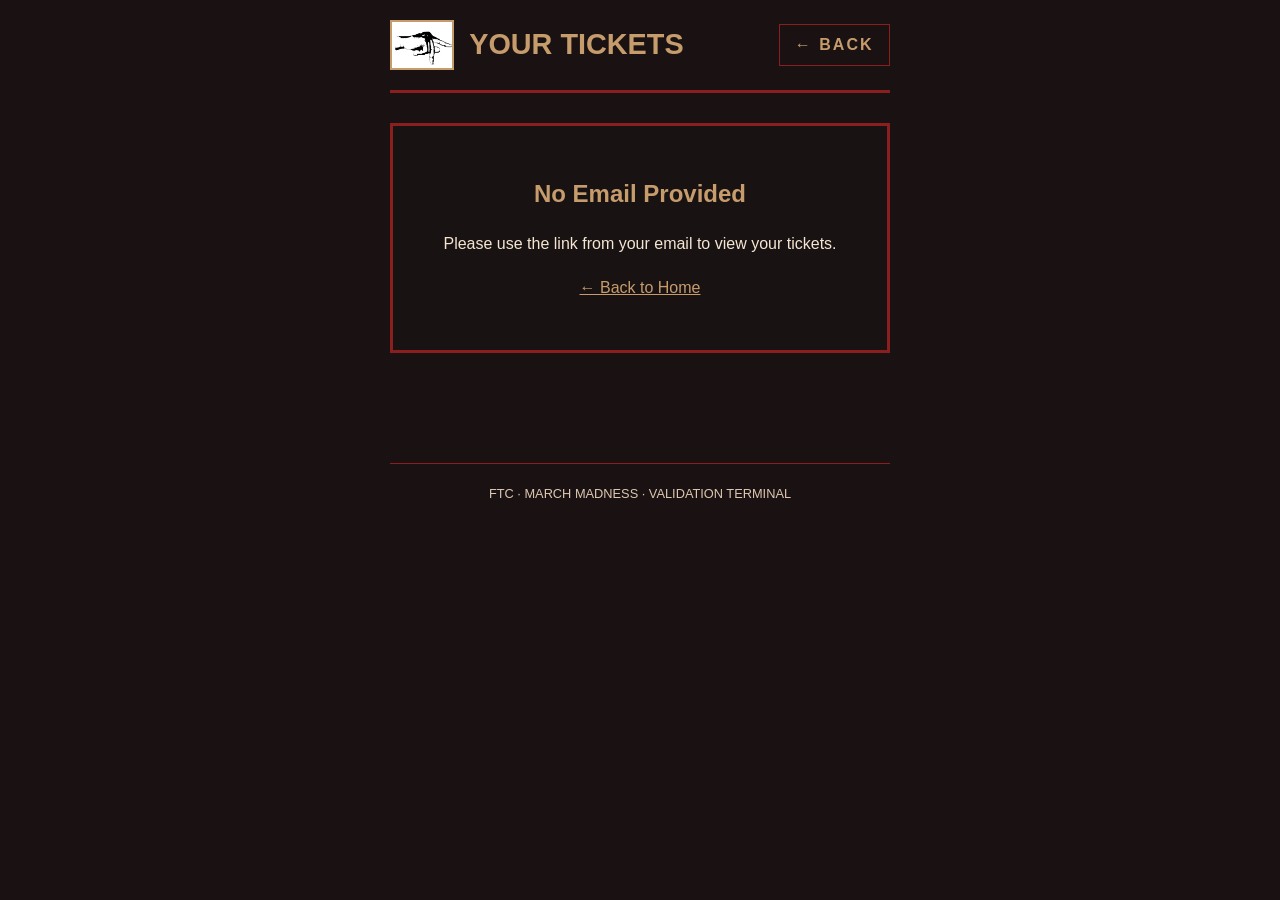
<file: tickets.html>
<!DOCTYPE html>
<html>
<head>
  <title>Your Tickets - FTC March Madness</title>
  <link rel="stylesheet" href="css/style.css">
  <style>
    body {
      background: #1A1212;
      color: #F5E6D3;
      font-family: 'Inter', Arial, sans-serif;
      padding: 20px;
      min-height: 100vh;
    }
    .container {
      max-width: 800px;
      margin: 0 auto;
    }
    .header {
      display: flex;
      align-items: center;
      justify-content: space-between;
      margin-bottom: 30px;
      padding-bottom: 20px;
      border-bottom: 3px solid #8B1E1E;
    }
    .logo {
      display: flex;
      align-items: center;
      gap: 15px;
    }
    .logo img {
      height: 50px;
      border: 2px solid #C69C6D;
    }
    .logo span {
      font-size: 1.8rem;
      font-weight: 900;
      color: #C69C6D;
    }
    .back-link {
      color: #C69C6D;
      text-decoration: none;
      border: 1px solid #8B1E1E;
      padding: 8px 15px;
    }
    .ticket-card {
      background: rgba(26, 18, 18, 0.95);
      border: 3px solid #8B1E1E;
      padding: 25px;
      margin-bottom: 20px;
    }
    .ticket-card.valid {
      border-color: #C69C6D;
    }
    .ticket-card.used {
      opacity: 0.7;
      border-color: #666;
    }
    .ticket-header {
      display: flex;
      justify-content: space-between;
      margin-bottom: 15px;
      padding-bottom: 10px;
      border-bottom: 1px solid rgba(198,156,109,0.3);
    }
    .ticket-type {
      color: #C69C6D;
      font-weight: 800;
      font-size: 1.3rem;
    }
    .ticket-status {
      background: #8B1E1E;
      padding: 5px 10px;
      font-size: 0.8rem;
    }
    .short-code-box {
      background: #333;
      padding: 15px;
      text-align: center;
      margin: 15px 0;
      border: 2px solid #C69C6D;
    }
    .short-code {
      font-size: 48px;
      font-weight: bold;
      letter-spacing: 8px;
      color: white;
      font-family: monospace;
    }
    .ticket-details {
      margin: 15px 0;
    }
    .detail-row {
      display: flex;
      justify-content: space-between;
      margin: 8px 0;
    }
    .detail-label {
      color: #C69C6D;
      font-weight: 600;
    }
    .detail-value {
      color: #F5E6D3;
    }
    .no-tickets {
      text-align: center;
      padding: 50px;
      background: rgba(26,18,18,0.95);
      border: 3px solid #8B1E1E;
    }
    .footer {
      text-align: center;
      margin-top: 40px;
      padding: 20px;
      color: #DCC7B0;
      font-size: 0.8rem;
      border-top: 1px solid #8B1E1E;
    }
  </style>
</head>
<body>
  <div class="container">
    <div class="header">
      <div class="logo">
        <img src="pictures/logo.jpeg" alt="FTC">
        <span>YOUR TICKETS</span>
      </div>
      <a href="index.html" class="back-link">← BACK</a>
    </div>

    <div id="ticketsContainer" style="min-height: 300px;">
      <div style="text-align: center; padding: 50px;">
        <i class="fas fa-spinner fa-spin fa-3x" style="color: #C69C6D;"></i>
        <p style="margin-top: 20px;">Loading your tickets...</p>
      </div>
    </div>

    <div class="footer">
      <p>FTC · MARCH MADNESS · VALIDATION TERMINAL</p>
    </div>
  </div>

  <script>
    async function loadTickets() {
      const urlParams = new URLSearchParams(window.location.search);
      const email = urlParams.get('email');
      const container = document.getElementById('ticketsContainer');
      
      if (!email) {
        container.innerHTML = `
          <div class="no-tickets">
            <h2 style="color: #C69C6D;">No Email Provided</h2>
            <p style="margin: 20px 0;">Please use the link from your email to view your tickets.</p>
            <a href="index.html" style="color: #C69C6D;">← Back to Home</a>
          </div>
        `;
        return;
      }
      
      try {
        const response = await fetch(`https://ftc-march-madness-backend-1.onrender.com/api/tickets/check/${encodeURIComponent(email)}`);
        const data = await response.json();
        
        if (data.success && data.hasTicket) {
          let html = `<h2 style="color: #C69C6D; margin-bottom: 20px;">Found ${data.count} Ticket(s)</h2>`;
          
          data.data.forEach(ticket => {
            const statusClass = ticket.scanned ? 'used' : 'valid';
            const statusText = ticket.scanned ? 'ALREADY USED' : 'VALID - NOT USED';
            const shortCode = ticket.shortCode || ticket.ticketId.slice(-6);
            
            html += `
              <div class="ticket-card ${statusClass}">
                <div class="ticket-header">
                  <span class="ticket-type">${ticket.ticketType || 'WINNERS FC'}</span>
                  <span class="ticket-status">${statusText}</span>
                </div>
                
                <div class="short-code-box">
                  <p style="color: #C69C6D; margin-bottom: 5px;">ENTRY CODE</p>
                  <p class="short-code">${shortCode}</p>
                  <p style="color: #DCC7B0; margin-top: 10px;">Use this at the gate if QR doesn't scan</p>
                </div>
                
                <div class="ticket-details">
                  <div class="detail-row">
                    <span class="detail-label">Ticket ID:</span>
                    <span class="detail-value">${ticket.ticketId}</span>
                  </div>
                  <div class="detail-row">
                    <span class="detail-label">Name:</span>
                    <span class="detail-value">${ticket.name}</span>
                  </div>
                  <div class="detail-row">
                    <span class="detail-label">Status:</span>
                    <span class="detail-value">${ticket.scanned ? 'Used on ' + new Date(ticket.scannedAt).toLocaleString() : 'Not used'}</span>
                  </div>
                </div>
              </div>
            `;
          });
          
          html += `
            <div style="text-align: center; margin-top: 30px;">
              <p style="color: #DCC7B0;">QR codes were sent to your email. Present QR code or entry code at the gate.</p>
              <a href="index.html" style="color: #C69C6D; display: inline-block; margin-top: 20px;">← Back to Home</a>
            </div>
          `;
          
          container.innerHTML = html;
        } else {
          container.innerHTML = `
            <div class="no-tickets">
              <h2 style="color: #C69C6D;">No Tickets Found</h2>
              <p style="margin: 20px 0;">No paid tickets found for ${email}</p>
              <a href="buy.html" style="background: #8B1E1E; color: white; padding: 10px 20px; text-decoration: none; border: 2px solid #C69C6D; display: inline-block; margin-top: 20px;">BUY TICKETS</a>
            </div>
          `;
        }
      } catch (error) {
        console.error('Error loading tickets:', error);
        container.innerHTML = `
          <div class="no-tickets">
            <h2 style="color: #C69C6D;">Error Loading Tickets</h2>
            <p style="margin: 20px 0;">Please try again later or contact support.</p>
            <a href="index.html" style="color: #C69C6D;">← Back to Home</a>
          </div>
        `;
      }
    }
    
    loadTickets();
  </script>
</body>
</html>
</file>
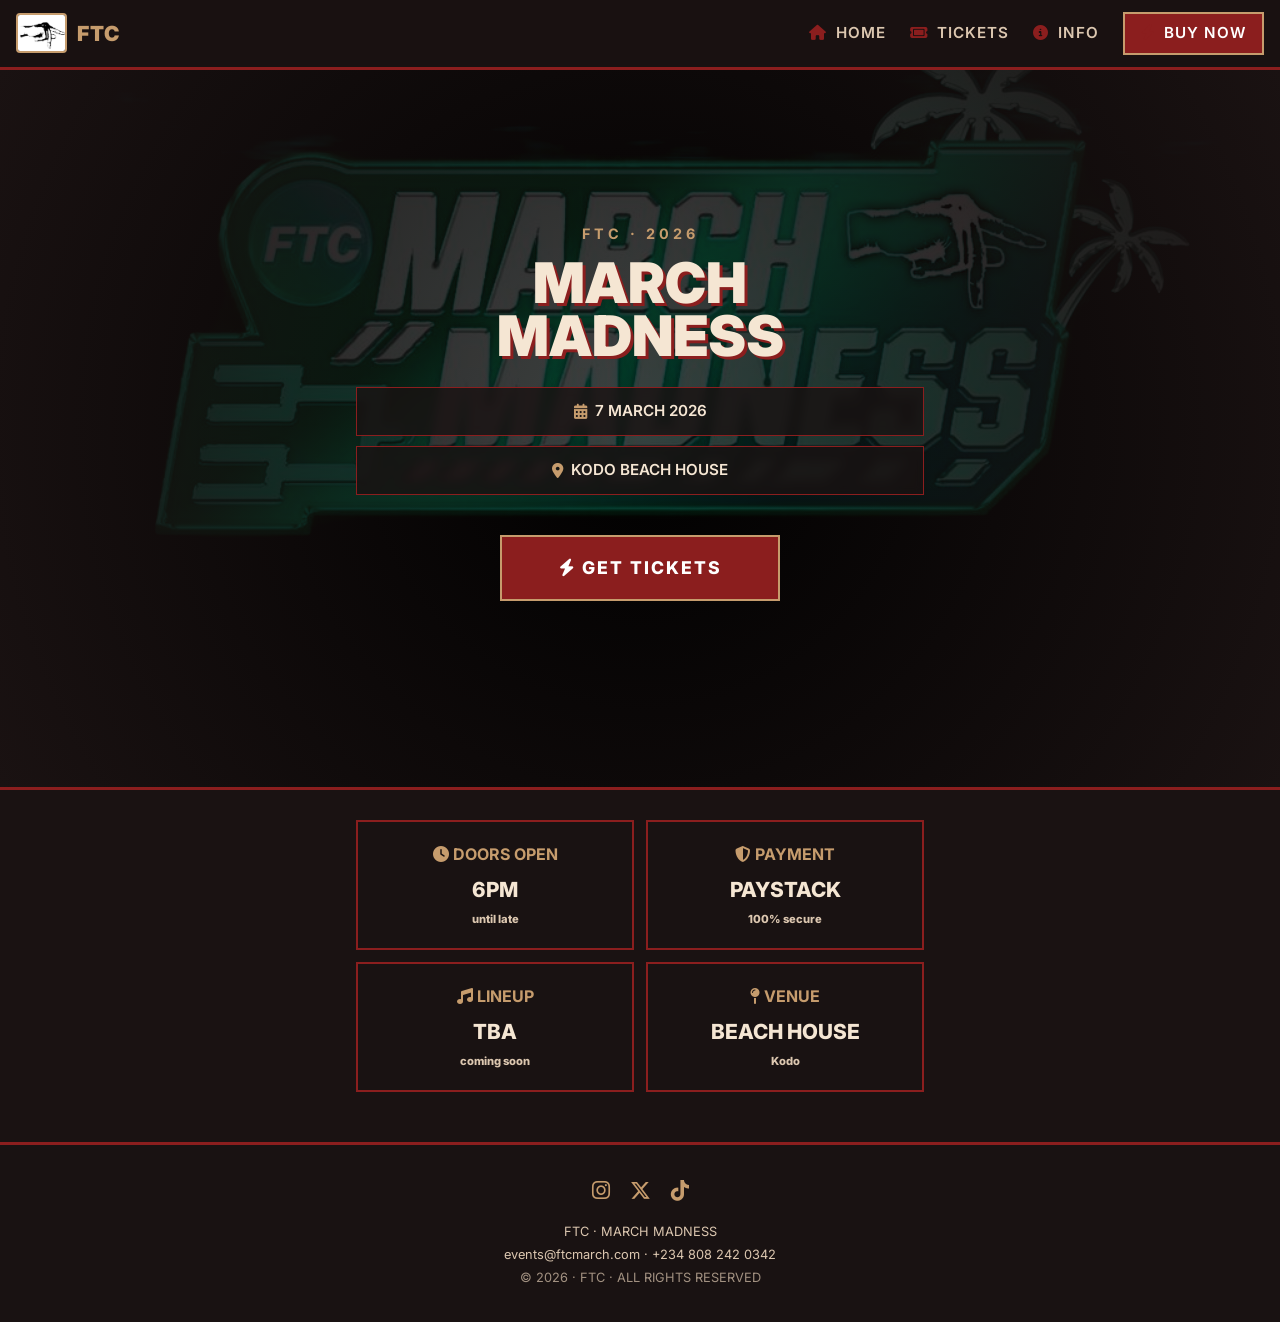
<file: Untitled.html>
<!DOCTYPE html>
<html lang="en">
<head>
  <meta charset="UTF-8" />
  <meta name="viewport" content="width=device-width, initial-scale=1.0, maximum-scale=1.0, user-scalable=yes" />
  <title>FTC · MARCH MADNESS</title>
  
  <!-- Open Graph / Social Media Meta Tags -->
  <meta property="og:title" content="FTC presents MARCH MADNESS" />
  <meta property="og:description" content="Beach house party. Get your ticket now!" />
  <meta property="og:image" content="https://ftc-march-madness-frontend.onrender.com/pictures/logo.jpeg" /> 
  <meta property="og:url" content="https://ftc-march-madness-frontend.onrender.com" />
  <meta property="og:type" content="website" />
  <meta property="og:site_name" content="FTC MARCH MADNESS" />

  <!-- Twitter Card -->
  <meta name="twitter:card" content="summary_large_image" />
  <meta name="twitter:title" content="FTC presents MARCH MADNESS" />
  <meta name="twitter:description" content="Beach house party. Get your ticket now!" />
  <meta name="twitter:image" content="https://ftc-march-madness-frontend.onrender.com/pictures/logo.jpeg" />

  <link href="https://fonts.googleapis.com/css2?family=Inter:wght@400;600;700;800;900&display=swap" rel="stylesheet">
  <link rel="stylesheet" href="https://cdnjs.cloudflare.com/ajax/libs/font-awesome/6.4.0/css/all.min.css">
  
  <style>
    /* ===== RESET & BASE ===== */
    * {
      margin: 0;
      padding: 0;
      box-sizing: border-box;
    }

    :root {
      --primary-red: #8B1E1E;
      --secondary-gold: #C69C6D;
      --dark-charcoal: #1A1212;
      --off-white: #F5E6D3;
      --sand: #DCC7B0;
    }

    body {
      font-family: 'Inter', sans-serif;
      background: var(--dark-charcoal);
      color: var(--off-white);
      line-height: 1.5;
      min-height: 100vh;
    }

    /* ===== NAVBAR - IMPROVED FOR MOBILE ===== */
    .navbar {
      display: flex;
      align-items: center;
      justify-content: space-between;
      padding: 12px 16px;
      background: rgba(26, 18, 18, 0.98);
      border-bottom: 3px solid var(--primary-red);
      position: sticky;
      top: 0;
      z-index: 100;
      backdrop-filter: blur(10px);
    }

    .logo-container {
      display: flex;
      align-items: center;
      gap: 10px;
    }

    .logo-img {
      height: 40px;
      width: auto;
      border-radius: 4px;
      border: 2px solid var(--secondary-gold);
    }

    .logo-text {
      font-size: 1.3rem;
      font-weight: 900;
      color: var(--secondary-gold);
      letter-spacing: 1px;
    }

    /* Mobile menu toggle */
    .menu-toggle {
      display: none;
      font-size: 1.5rem;
      color: var(--secondary-gold);
      background: none;
      border: 1px solid var(--primary-red);
      padding: 8px 12px;
      cursor: pointer;
    }

    .nav-links {
      display: flex;
      gap: 24px;
      align-items: center;
    }

    .nav-links a {
      color: var(--sand);
      text-decoration: none;
      font-weight: 600;
      font-size: 0.95rem;
      letter-spacing: 1px;
      transition: 0.2s;
    }

    .nav-links a:hover {
      color: var(--secondary-gold);
    }

    .nav-links a i {
      margin-right: 4px;
      color: var(--primary-red);
    }

    .buy-link {
      background: var(--primary-red);
      border: 2px solid var(--secondary-gold);
      padding: 8px 16px !important;
      color: white !important;
    }

    /* ===== HERO SECTION ===== */
    .hero {
      position: relative;
      min-height: 80vh;
      display: flex;
      align-items: center;
      justify-content: center;
      text-align: center;
      border-bottom: 3px solid var(--primary-red);
      overflow: hidden;
    }

    .hero-backdrop {
      position: absolute;
      top: 0;
      left: 0;
      width: 100%;
      height: 100%;
      z-index: 0;
    }

    .hero-image {
      width: 100%;
      height: 100%;
      object-fit: cover;
      object-position: center;
      filter: brightness(0.3) contrast(1.2);
    }

    .hero-overlay {
      position: absolute;
      top: 0;
      left: 0;
      width: 100%;
      height: 100%;
      background: radial-gradient(circle at 50% 50%, transparent 0%, var(--dark-charcoal) 100%);
      z-index: 1;
    }

    .hero-content {
      position: relative;
      z-index: 2;
      padding: 20px 16px;
      width: 100%;
      max-width: 600px;
    }

    .pre-head {
      font-size: 0.9rem;
      letter-spacing: 4px;
      font-weight: 700;
      color: var(--secondary-gold);
      margin-bottom: 12px;
    }

    .hero h1 {
      font-size: 3.5rem;
      font-weight: 900;
      line-height: 0.95;
      text-transform: uppercase;
      color: var(--off-white);
      text-shadow: 3px 3px 0 var(--primary-red);
      margin-bottom: 16px;
    }

    .event-info {
      display: flex;
      flex-direction: column;
      gap: 10px;
      margin: 24px 0;
    }

    .event-info span {
      display: flex;
      align-items: center;
      justify-content: center;
      gap: 8px;
      background: rgba(26, 18, 18, 0.8);
      border: 1px solid var(--primary-red);
      padding: 12px 16px;
      font-size: 0.95rem;
      font-weight: 600;
      backdrop-filter: blur(5px);
    }

    .event-info i {
      color: var(--secondary-gold);
    }

    .btn {
      display: inline-block;
      width: 100%;
      max-width: 280px;
      margin: 16px auto;
      padding: 18px 24px;
      background: var(--primary-red);
      border: 2px solid var(--secondary-gold);
      color: white;
      text-decoration: none;
      font-weight: 800;
      font-size: 1.1rem;
      letter-spacing: 2px;
      text-transform: uppercase;
      transition: 0.2s;
    }

    .btn:active {
      background: var(--secondary-gold);
      color: var(--dark-charcoal);
      transform: scale(0.98);
    }

    .wave-tag {
      font-size: 0.8rem;
      letter-spacing: 3px;
      color: var(--sand);
      margin-top: 16px;
    }

    /* ===== INFO CARDS ===== */
    .info-grid {
      display: grid;
      grid-template-columns: 1fr 1fr;
      gap: 12px;
      padding: 30px 16px;
      max-width: 600px;
      margin: 0 auto;
    }

    .info-card {
      background: rgba(26, 18, 18, 0.95);
      border: 2px solid var(--primary-red);
      padding: 20px 12px;
      text-align: center;
    }

    .info-card h3 {
      color: var(--secondary-gold);
      font-size: 1rem;
      margin-bottom: 8px;
    }

    .info-card p {
      font-size: 1.3rem;
      font-weight: 800;
    }

    .info-card .note {
      font-size: 0.7rem;
      color: var(--sand);
      margin-top: 6px;
    }

    /* ===== FOOTER ===== */
    .footer {
      background: rgba(26, 18, 18, 0.95);
      border-top: 3px solid var(--primary-red);
      padding: 30px 16px;
      text-align: center;
      margin-top: 20px;
    }

    .social-links {
      display: flex;
      justify-content: center;
      gap: 20px;
      margin-bottom: 16px;
    }

    .social-links a {
      color: var(--secondary-gold);
      font-size: 1.3rem;
    }

    .footer p {
      font-size: 0.8rem;
      color: var(--sand);
      margin: 4px 0;
    }

    .copyright {
      font-size: 0.7rem;
      opacity: 0.7;
      margin-top: 12px;
    }

    /* ===== MOBILE MENU STYLES ===== */
    @media (max-width: 768px) {
      .menu-toggle {
        display: block;
      }

      .nav-links {
        display: none;
        position: absolute;
        top: 100%;
        left: 0;
        right: 0;
        flex-direction: column;
        background: rgba(26, 18, 18, 0.98);
        padding: 20px;
        gap: 16px;
        border-bottom: 3px solid var(--primary-red);
        backdrop-filter: blur(10px);
      }

      .nav-links.active {
        display: flex;
      }

      .nav-links a {
        width: 100%;
        text-align: center;
        padding: 12px;
      }

      .buy-link {
        margin-top: 8px;
      }
    }
  </style>
</head>
<body>

  <!-- ===== IMPROVED MOBILE NAVBAR ===== -->
  <nav class="navbar">
    <div class="logo-container">
      <img src="pictures/logo.jpeg" alt="FTC" class="logo-img">
      <span class="logo-text">FTC</span>
    </div>
    
    <div class="menu-toggle" id="menuToggle">
      <i class="fas fa-bars"></i>
    </div>

    <div class="nav-links" id="navLinks">
      <a href="#"><i class="fas fa-home"></i> HOME</a>
      <a href="buy.html"><i class="fas fa-ticket"></i> TICKETS</a>
      <a href="#"><i class="fas fa-info-circle"></i> INFO</a>
      <a href="buy.html" class="buy-link"><i class="fas fa-bolt"></i> BUY NOW</a>
    </div>
  </nav>

  <!-- ===== HERO SECTION ===== -->
  <section class="hero">
    <div class="hero-backdrop">
      <img src="pictures/march%20madness.jpeg" alt="MARCH MADNESS" class="hero-image">
    </div>
    <div class="hero-overlay"></div>
    <div class="hero-content">
      <div class="pre-head">FTC · 2026</div>
      <h1>MARCH<br>MADNESS</h1>
      <div class="event-info">
        <span><i class="fas fa-calendar-alt"></i> 7 MARCH 2026</span>
        <span><i class="fas fa-map-marker-alt"></i> KODO BEACH HOUSE</span>
      </div>
      <a href="buy.html" class="btn">
        <i class="fas fa-bolt"></i> GET TICKETS
      </a>
      <p class="wave-tag" id="availabilityDisplay"></p>
    </div>
  </section>

  <!-- ===== INFO CARDS ===== -->
  <div class="info-grid">
    <div class="info-card">
      <h3><i class="fas fa-clock"></i> DOORS OPEN</h3>
      <p>6PM</p>
      <p class="note">until late</p>
    </div>
    <div class="info-card">
      <h3><i class="fas fa-shield-alt"></i> PAYMENT</h3>
      <p>PAYSTACK</p>
      <p class="note">100% secure</p>
    </div>
    <div class="info-card">
      <h3><i class="fas fa-music"></i> LINEUP</h3>
      <p>TBA</p>
      <p class="note">coming soon</p>
    </div>
    <div class="info-card">
      <h3><i class="fas fa-map-pin"></i> VENUE</h3>
      <p>BEACH HOUSE</p>
      <p class="note">Kodo</p>
    </div>
  </div>

  <!-- ===== FOOTER ===== -->
  <footer class="footer">
    <div class="social-links">
      <a href="https://www.instagram.com/freedomtocreate_" target="_blank">
        <i class="fab fa-instagram"></i>
      </a>
      <a href="#"><i class="fab fa-x-twitter"></i></a>
      <a href="#"><i class="fab fa-tiktok"></i></a>
    </div>
    <p>FTC · MARCH MADNESS</p>
    <p>events@ftcmarch.com · +234 808 242 0342</p>
    <p class="copyright">© 2026 · FTC · ALL RIGHTS RESERVED</p>
  </footer>

  <!-- ===== SIMPLE JAVASCRIPT FOR MOBILE MENU ===== -->
  <script>
    // Mobile menu toggle
    const menuToggle = document.getElementById('menuToggle');
    const navLinks = document.getElementById('navLinks');

    menuToggle.addEventListener('click', () => {
      navLinks.classList.toggle('active');
      
      // Change icon between bars and times
      const icon = menuToggle.querySelector('i');
      if (navLinks.classList.contains('active')) {
        icon.classList.remove('fa-bars');
        icon.classList.add('fa-times');
      } else {
        icon.classList.remove('fa-times');
        icon.classList.add('fa-bars');
      }
    });

    // Close menu when clicking a link (for mobile)
    document.querySelectorAll('.nav-links a').forEach(link => {
      link.addEventListener('click', () => {
        navLinks.classList.remove('active');
        const icon = menuToggle.querySelector('i');
        icon.classList.remove('fa-times');
        icon.classList.add('fa-bars');
      });
    });

    // Optional: Fetch availability count for the wave tag
    fetch('https://ftc-march-madness-backend-1.onrender.com/api/tickets/availability')
      .then(res => res.json())
      .then(data => {
        if (data.success && data.data.available > 0) {
          document.getElementById('availabilityDisplay').innerHTML = `⏤ ${data.data.available} TICKETS LEFT ⏤`;
        }
      })
      .catch(() => {
        // Keep default text
      });
  </script>
</body>
</html>
</file>
<file: css/style.css>
/* css/style.css - FTC PRESENTS MARCH MADNESS */
* {
  margin: 0;
  padding: 0;
  box-sizing: border-box;
}

:root {
  /* Colors from march madness.jpeg */
  --primary-red: #8B1E1E;        /* Deep crimson */
  --secondary-gold: #C69C6D;      /* Warm gold */
  --dark-charcoal: #1A1212;       /* Rich dark brown/black */
  --off-white: #F5E6D3;           /* Warm cream */
  --accent-burgundy: #5C1A1A;      /* Deeper red */
  --metal: #2A2A2A;               /* Gunmetal */
  --sand: #DCC7B0;                /* Beach sand */
  --glimmer: #E6B17E;             /* Sunset glow */
}

body {
  background-color: var(--dark-charcoal);
  background-image: linear-gradient(180deg, rgba(26,18,18,0.98) 0%, rgba(44,24,24,0.99) 100%);
  font-family: 'Inter', sans-serif;
  color: var(--off-white);
  line-height: 1.5;
  min-height: 100vh;
  display: flex;
  flex-direction: column;
}

/* HEADER */
.logo-header {
  display: flex;
  align-items: center;
  justify-content: space-between;
  padding: 20px 32px;
  background: rgba(26, 18, 18, 0.95);
  backdrop-filter: blur(12px);
  border-bottom: 3px solid var(--primary-red);
  box-shadow: 0 8px 20px rgba(0,0,0,0.7);
}

.logo-group {
  display: flex;
  align-items: center;
  gap: 25px;
}

.logo-img {
  height: 80px;
  width: auto;
  box-shadow: 0 0 25px rgba(196, 181, 181, 0.5);
  
}

.logo-text-wrapper {
  display: flex;
  flex-direction: column;
  line-height: 1.2;
}

.logo-ftc {
  font-size: 2.2rem;
  font-weight: 900;
  color: var(--secondary-gold);
  letter-spacing: 4px;
  text-shadow: 2px 2px 0 var(--primary-red);
}

.logo-presents {
  font-size: 0.9rem;
  font-style: italic;
  color: var(--off-white);
  letter-spacing: 2px;
  opacity: 0.8;
  font-family: 'Playfair Display', serif;
}

.logo-event {
  font-size: 1.8rem;
  font-weight: 800;
  color: var(--off-white);
  letter-spacing: 3px;
  text-transform: uppercase;
  text-shadow: 2px 2px 0 var(--primary-red);
}

.nav-accent {
  display: flex;
  gap: 32px;
  font-weight: 800;
  font-size: 0.95rem;
  text-transform: uppercase;
  color: var(--secondary-gold);
}

.nav-accent i {
  margin-right: 6px;
  color: var(--primary-red);
}

.back-link {
  color: var(--secondary-gold);
  text-decoration: none;
  font-weight: 700;
  text-transform: uppercase;
  letter-spacing: 2px;
  border: 2px solid var(--primary-red);
  padding: 8px 20px;
  transition: 0.2s;
}

.back-link:hover {
  background: var(--primary-red);
  color: var(--off-white);
}

/* HERO */
.hero {
  position: relative;
  min-height: 85vh;
  display: flex;
  align-items: center;
  justify-content: center;
  text-align: center;
  border-bottom: 3px solid var(--primary-red);
  overflow: hidden;
}

.hero-backdrop {
  position: absolute;
  top: 0;
  left: 0;
  width: 100%;
  height: 100%;
  z-index: 0;
}

.hero-image {
  width: 100%;
  height: 100%;
  object-fit: cover;
  object-position: center;
  filter: brightness(0.4) contrast(1.4);
}

.hero-overlay {
  position: absolute;
  top: 0;
  left: 0;
  width: 100%;
  height: 100%;
  background: radial-gradient(circle at 50% 50%, transparent 0%, var(--dark-charcoal) 100%);
  z-index: 1;
}

.hero-content {
  position: relative;
  z-index: 10;
  max-width: 1000px;
  padding: 40px 20px;
}

.pre-head {
  font-size: 1.3rem;
  text-transform: uppercase;
  letter-spacing: 10px;
  font-weight: 800;
  color: var(--secondary-gold);
  margin-bottom: 16px;
  text-shadow: 2px 2px 0 var(--primary-red);
}

.hero h1 {
  font-size: 7rem;
  font-weight: 900;
  line-height: 0.9;
  text-transform: uppercase;
  color: var(--off-white);
  text-shadow: 
    5px 5px 0 var(--primary-red),
    10px 10px 0 rgba(0,0,0,0.5);
  margin-bottom: 20px;
  letter-spacing: 6px;
}

.sub {
  font-size: 1.8rem;
  font-weight: 700;
  color: var(--secondary-gold);
  background: rgba(139,30,30,0.4);
  border: 2px solid var(--primary-red);
  display: inline-block;
  padding: 12px 40px;
  letter-spacing: 4px;
  backdrop-filter: blur(4px);
  margin-bottom: 30px;
  text-transform: uppercase;
}

.event-info {
  display: flex;
  justify-content: center;
  gap: 40px;
  margin: 40px 0 30px;
}

.event-info span {
  display: flex;
  align-items: center;
  gap: 12px;
  background: rgba(26, 18, 18, 0.95);
  backdrop-filter: blur(12px);
  padding: 16px 32px;
  border: 2px solid var(--primary-red);
  font-weight: 700;
  font-size: 1.1rem;
  color: var(--off-white);
  box-shadow: 8px 8px 0 rgba(0,0,0,0.5);
}

.event-info i {
  color: var(--secondary-gold);
}

/* BUTTONS */
.btn {
  display: inline-flex;
  align-items: center;
  justify-content: center;
  gap: 12px;
  background: var(--primary-red);
  border: 2px solid var(--secondary-gold);
  color: var(--off-white);
  padding: 20px 60px;
  font-size: 1.2rem;
  font-weight: 800;
  text-transform: uppercase;
  letter-spacing: 4px;
  text-decoration: none;
  transition: 0.2s ease;
  box-shadow: 8px 8px 0 rgba(0,0,0,0.5);
  cursor: pointer;
}

.btn i {
  font-size: 1.2rem;
  color: var(--secondary-gold);
}

.btn:hover {
  background: var(--secondary-gold);
  border-color: var(--primary-red);
  color: var(--dark-charcoal);
  transform: translate(-2px, -2px);
  box-shadow: 10px 10px 0 rgba(0,0,0,0.5);
}

.btn:hover i {
  color: var(--primary-red);
}

.wave-tag {
  margin-top: 30px;
  letter-spacing: 6px;
  font-size: 0.9rem;
  color: var(--secondary-gold);
  font-weight: 700;
}

/* DETAILS CARDS */
.details-grid {
  display: flex;
  gap: 24px;
  padding: 80px 20px;
  justify-content: center;
  flex-wrap: wrap;
  max-width: 1300px;
  margin: 0 auto;
}

.card {
  background: rgba(26, 18, 18, 0.95);
  border: 2px solid var(--primary-red);
  padding: 36px 24px;
  width: 280px;
  text-align: left;
  transition: 0.2s;
  box-shadow: 12px 12px 0 rgba(0,0,0,0.5);
}

.card:hover {
  transform: translate(-4px, -4px);
  box-shadow: 16px 16px 0 rgba(139,30,30,0.3);
  border-color: var(--secondary-gold);
}

.card h3 {
  font-size: 1.5rem;
  font-weight: 800;
  margin-bottom: 20px;
  color: var(--secondary-gold);
  letter-spacing: 2px;
  border-bottom: 2px solid var(--primary-red);
  padding-bottom: 10px;
}

.card h3 i {
  color: var(--primary-red);
  margin-right: 8px;
}

.card p {
  font-size: 2.2rem;
  font-weight: 900;
  color: var(--off-white);
  line-height: 1.2;
}

.card .note {
  font-size: 0.8rem;
  text-transform: uppercase;
  color: var(--secondary-gold);
  letter-spacing: 3px;
  margin-top: 12px;
  font-weight: 500;
}

/* FORM BLOCK (buy page) */
.form-block {
  max-width: 600px;
  margin: 80px auto;
  background: rgba(26, 18, 18, 0.98);
  border: 3px solid var(--primary-red);
  padding: 50px;
  box-shadow: 20px 20px 0 rgba(0,0,0,0.5);
  flex: 1;
}

.batch-tag {
  background: var(--primary-red);
  color: var(--secondary-gold);
  padding: 15px;
  text-align: center;
  font-weight: 800;
  font-size: 1.2rem;
  letter-spacing: 3px;
  margin-bottom: 30px;
  border: 2px solid var(--secondary-gold);
}

.batch-tag i {
  margin-right: 8px;
}

.form-block h2 {
  font-size: 2.5rem;
  font-weight: 900;
  text-transform: uppercase;
  letter-spacing: 4px;
  margin-bottom: 40px;
  color: var(--secondary-gold);
  text-align: center;
  border-left: 8px solid var(--primary-red);
  padding-left: 20px;
}

input {
  width: 100%;
  padding: 18px 24px;
  margin-bottom: 24px;
  background: rgba(0,0,0,0.5);
  border: 2px solid var(--primary-red);
  color: var(--off-white);
  font-size: 1.1rem;
  font-weight: 500;
  transition: 0.15s;
}

input:focus {
  outline: none;
  border-color: var(--secondary-gold);
  background: rgba(0,0,0,0.7);
  box-shadow: 0 0 20px rgba(198,156,109,0.3);
}

input::placeholder {
  color: rgba(220,199,176,0.5);
  font-weight: 300;
}

.form-notice {
  background: rgba(139,30,30,0.2);
  border: 1px solid var(--primary-red);
  padding: 15px;
  margin: 20px 0;
  color: var(--secondary-gold);
  font-weight: 600;
  text-align: center;
}

.form-notice i {
  margin-right: 8px;
}

.submit-btn {
  width: 100%;
  margin-top: 20px;
}

.form-note {
  margin-top: 30px;
  color: var(--secondary-gold);
  font-size: 0.9rem;
  text-align: center;
  opacity: 0.8;
}

/* STATUS PAGES */
.status-page {
  display: flex;
  flex-direction: column;
}

.status-screen {
  text-align: center;
  max-width: 700px;
  margin: 100px auto;
  padding: 60px 40px;
  background: rgba(26, 18, 18, 0.98);
  border: 3px solid var(--primary-red);
  box-shadow: 20px 20px 0 rgba(0,0,0,0.5);
  flex: 1;
}

.status-icon {
  font-size: 5rem;
  margin-bottom: 20px;
  filter: drop-shadow(0 0 20px var(--primary-red));
}

.status-screen h1 {
  font-size: 3.5rem;
  font-weight: 900;
  text-transform: uppercase;
  letter-spacing: 4px;
  margin-bottom: 30px;
  line-height: 1.1;
}

.success h1 {
  color: var(--secondary-gold);
  text-shadow: 3px 3px 0 var(--primary-red);
}

.fail h1 {
  color: var(--primary-red);
  text-shadow: 3px 3px 0 var(--secondary-gold);
}

.status-message {
  font-size: 1.3rem;
  color: var(--off-white);
  margin-bottom: 30px;
  font-weight: 400;
  line-height: 1.5;
}

.status-screen hr {
  border: 0;
  height: 2px;
  background: linear-gradient(90deg, transparent, var(--primary-red), var(--secondary-gold), transparent);
  margin: 30px auto;
  width: 60%;
}

.status-note {
  font-size: 1rem;
  letter-spacing: 2px;
  margin-bottom: 40px;
  color: var(--secondary-gold);
}

.support-line {
  margin-bottom: 30px;
  color: var(--primary-red);
  font-weight: 600;
}

.back-event a {
  color: var(--secondary-gold);
  text-decoration: none;
  border-bottom: 2px solid var(--primary-red);
  padding-bottom: 4px;
  font-weight: 600;
}

.back-event a:hover {
  color: var(--primary-red);
  border-bottom-color: var(--secondary-gold);
}

.status-btn {
  padding: 16px 60px;
  font-size: 1.1rem;
}

.retry-btn {
  background: var(--dark-charcoal);
  border-color: var(--primary-red);
}

/* FOOTER */
footer {
  background: rgba(26, 18, 18, 0.95);
  border-top: 3px solid var(--primary-red);
  padding: 40px 24px;
  text-align: center;
  font-size: 0.95rem;
  letter-spacing: 2px;
  text-transform: uppercase;
  color: var(--secondary-gold);
  margin-top: auto;
}

.social-links {
  font-size: 1.5rem;
  margin-bottom: 20px;
}

.social-links i {
  color: var(--secondary-gold);
  margin: 0 15px;
  transition: 0.2s;
}

.social-links i:hover {
  color: var(--primary-red);
  transform: scale(1.1);
}

.copyright {
  margin-top: 20px;
  opacity: 0.7;
  font-size: 0.8rem;
}

/* UTILITIES */
.ocean-line {
  width: 80%;
  height: 3px;
  margin: 20px auto;
  background: repeating-linear-gradient(90deg, var(--primary-red), var(--primary-red) 10px, var(--secondary-gold) 10px, var(--secondary-gold) 20px);
  opacity: 0.5;
}

/* EXISTING RESPONSIVE */
@media (max-width: 900px) {
  .hero h1 {
    font-size: 4rem;
  }
  
  .logo-group {
    flex-direction: column;
    align-items: flex-start;
    gap: 10px;
  }
  
  .logo-img {
    height: 60px;
  }
  
  .logo-ftc {
    font-size: 1.8rem;
  }
  
  .logo-event {
    font-size: 1.4rem;
  }
  
  .logo-header {
    flex-direction: column;
    align-items: flex-start;
    gap: 16px;
  }
  
  .nav-accent {
    width: 100%;
    justify-content: space-between;
    gap: 10px;
  }
  
  .event-info {
    flex-direction: column;
    gap: 16px;
    align-items: center;
  }
  
  .event-info span {
    width: 100%;
    justify-content: center;
  }
  
  .form-block {
    margin: 40px 20px;
    padding: 30px 20px;
  }
  
  .form-block h2 {
    font-size: 2rem;
  }
  
  .status-screen {
    margin: 40px 20px;
    padding: 40px 20px;
  }
  
  .status-screen h1 {
    font-size: 2.5rem;
  }
  
  .btn {
    padding: 16px 40px;
    font-size: 1rem;
  }
}

/* ===== SEXY MOBILE STYLES - ADD THIS AT THE BOTTOM ===== */
@media (max-width: 768px) {
  /* Header */
  .logo-header {
    flex-direction: column;
    padding: 15px;
    text-align: center;
  }
  
  .logo-group {
    flex-direction: column;
    gap: 10px;
  }
  
  .logo-img {
    height: 70px;
  }
  
  .logo-text-wrapper {
    text-align: center;
  }
  
  .logo-ftc {
    font-size: 2rem;
  }
  
  .logo-event {
    font-size: 1.6rem;
  }
  
  .nav-accent {
    margin-top: 10px;
    gap: 15px;
    justify-content: center;
  }
  
  /* Hero Section */
  .hero {
    min-height: 70vh;
  }
  
  .hero h1 {
    font-size: 3.5rem;
    letter-spacing: 3px;
  }
  
  .hero-content {
    padding: 20px 15px;
  }
  
  .pre-head {
    font-size: 1rem;
    letter-spacing: 6px;
  }
  
  .sub {
    font-size: 1.4rem;
    padding: 10px 25px;
    letter-spacing: 2px;
  }
  
  .event-info {
    flex-direction: column;
    gap: 12px;
    width: 100%;
  }
  
  .event-info span {
    width: 100%;
    justify-content: center;
    padding: 12px 20px;
    font-size: 1rem;
  }
  
  .btn {
    padding: 16px 30px;
    font-size: 1rem;
    width: 100%;
    max-width: 280px;
    margin: 15px auto;
  }
  
  .wave-tag {
    font-size: 0.8rem;
    letter-spacing: 4px;
  }
  
  /* Cards */
  .details-grid {
    flex-direction: column;
    align-items: center;
    padding: 40px 20px;
    gap: 20px;
  }
  
  .card {
    width: 100%;
    max-width: 320px;
    padding: 25px;
  }
  
  .card h3 {
    font-size: 1.3rem;
  }
  
  .card p {
    font-size: 1.8rem;
  }
  
  .card .note {
    font-size: 0.75rem;
    letter-spacing: 2px;
  }
  
  /* Form */
  .form-block {
    margin: 30px 15px;
    padding: 25px 18px;
  }
  
  .form-block h2 {
    font-size: 2rem;
    letter-spacing: 3px;
    border-left-width: 6px;
    padding-left: 15px;
  }
  
  .batch-tag {
    font-size: 1rem;
    padding: 12px;
    letter-spacing: 2px;
  }
  
  input {
    padding: 15px 18px;
    font-size: 1rem;
  }
  
  .form-notice {
    padding: 12px;
    font-size: 0.9rem;
  }
  
  /* Status Pages */
  .status-screen {
    margin: 30px 15px;
    padding: 35px 20px;
  }
  
  .status-screen h1 {
    font-size: 2.5rem;
    letter-spacing: 3px;
  }
  
  .status-icon {
    font-size: 4rem;
  }
  
  .status-message {
    font-size: 1.1rem;
  }
  
  .status-note {
    font-size: 0.9rem;
    letter-spacing: 1px;
  }
  
  .status-btn {
    padding: 14px 40px;
    font-size: 1rem;
  }
  
  .support-line {
    font-size: 0.9rem;
  }
  
  /* Footer */
  footer {
    padding: 30px 15px;
    font-size: 0.8rem;
    letter-spacing: 1px;
  }
  
  .social-links {
    font-size: 1.3rem;
    margin-bottom: 15px;
  }
  
  .social-links i {
    margin: 0 10px;
  }
  
  .copyright {
    font-size: 0.7rem;
  }
  
  /* Ocean line */
  .ocean-line {
    width: 90%;
    height: 2px;
    margin: 15px auto;
  }
}

/* Extra small devices */
@media (max-width: 480px) {
  .hero h1 {
    font-size: 2.8rem;
    letter-spacing: 2px;
  }
  
  .hero {
    min-height: 60vh;
  }
  
  .sub {
    font-size: 1.2rem;
    padding: 8px 20px;
  }
  
  .pre-head {
    font-size: 0.85rem;
    letter-spacing: 5px;
  }
  
  .logo-img {
    height: 60px;
  }
  
  .logo-ftc {
    font-size: 1.8rem;
    letter-spacing: 3px;
  }
  
  .logo-event {
    font-size: 1.4rem;
  }
  
  .nav-accent {
    font-size: 0.8rem;
    gap: 12px;
  }
  
  .card {
    padding: 20px;
  }
  
  .card h3 {
    font-size: 1.2rem;
  }
  
  .card p {
    font-size: 1.6rem;
  }
  
  .form-block h2 {
    font-size: 1.8rem;
  }
  
  .batch-tag {
    font-size: 0.9rem;
    padding: 10px;
  }
  
  input {
    padding: 12px 15px;
    font-size: 0.95rem;
  }
  
  .status-screen h1 {
    font-size: 2rem;
    letter-spacing: 2px;
  }
  
  .status-message {
    font-size: 1rem;
  }
  
  .status-icon {
    font-size: 3.5rem;
  }
  
  .btn {
    padding: 14px 25px;
    font-size: 0.9rem;
    letter-spacing: 3px;
  }
  
  .btn i {
    font-size: 1rem;
  }
  
  .back-link {
    padding: 6px 15px;
    font-size: 0.85rem;
  }
}

/* Landscape mode for phones */
@media (max-height: 500px) and (orientation: landscape) {
  .hero {
    min-height: auto;
    padding: 30px 0;
  }
  
  .hero-content {
    padding: 15px;
  }
  
  .hero h1 {
    font-size: 2.5rem;
    margin-bottom: 10px;
  }
  
  .event-info {
    flex-direction: row;
    flex-wrap: wrap;
    justify-content: center;
    gap: 10px;
  }
  
  .event-info span {
    width: auto;
    flex: 1;
    min-width: 140px;
    padding: 8px 12px;
  }
  
  .btn {
    padding: 12px 25px;
    margin-top: 10px;
  }
  
  .details-grid {
    padding: 20px 15px;
  }
  
  .card {
    padding: 15px;
  }
}

/* Touch-friendly button feedback */
@media (hover: none) and (pointer: coarse) {
  .btn, 
  .card, 
  .back-link,
  .social-links i {
    cursor: default;
    -webkit-tap-highlight-color: transparent;
  }
  
  .btn:active {
    background: var(--secondary-gold);
    border-color: var(--primary-red);
    color: var(--dark-charcoal);
    transform: scale(0.98);
  }
  
  .btn:active i {
    color: var(--primary-red);
  }
  
  .card:active {
    transform: translate(-2px, -2px);
    box-shadow: 14px 14px 0 rgba(139,30,30,0.3);
    border-color: var(--secondary-gold);
  }
  
  .back-link:active {
    background: var(--primary-red);
    color: var(--off-white);
  }
  
  .social-links i:active {
    color: var(--primary-red);
    transform: scale(1.1);
  }
}

/* Small tablets */
@media (min-width: 481px) and (max-width: 768px) {
  .hero h1 {
    font-size: 3.2rem;
  }
  
  .details-grid {
    flex-direction: row;
    flex-wrap: wrap;
  }
  
  .card {
    width: calc(50% - 15px);
    max-width: none;
  }
}

/* Fix for notched phones */
@supports (padding: max(0px)) {
  .logo-header {
    padding-left: max(32px, env(safe-area-inset-left));
    padding-right: max(32px, env(safe-area-inset-right));
  }
  
  .hero-content {
    padding-left: max(20px, env(safe-area-inset-left));
    padding-right: max(20px, env(safe-area-inset-right));
  }
  
  footer {
    padding-left: max(24px, env(safe-area-inset-left));
    padding-right: max(24px, env(safe-area-inset-right));
    padding-bottom: max(24px, env(safe-area-inset-bottom));
  }
}
</file>
